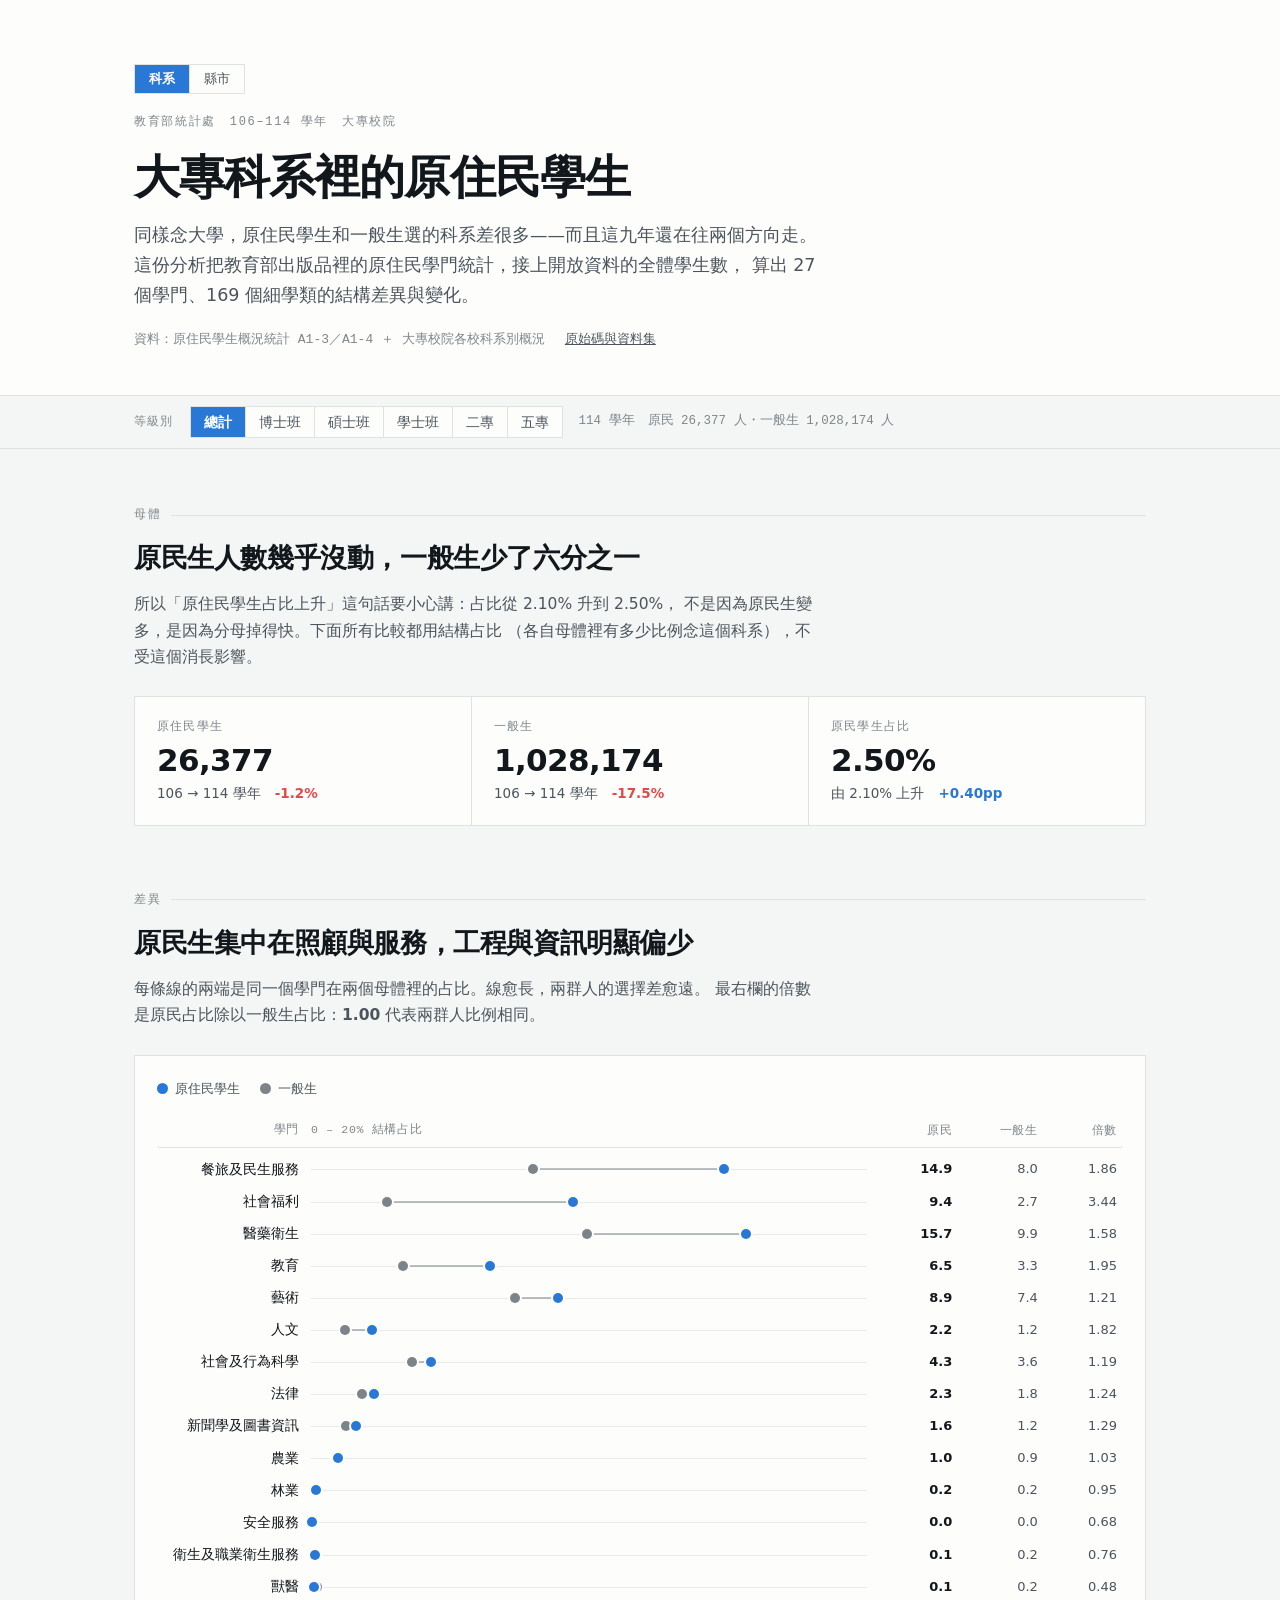
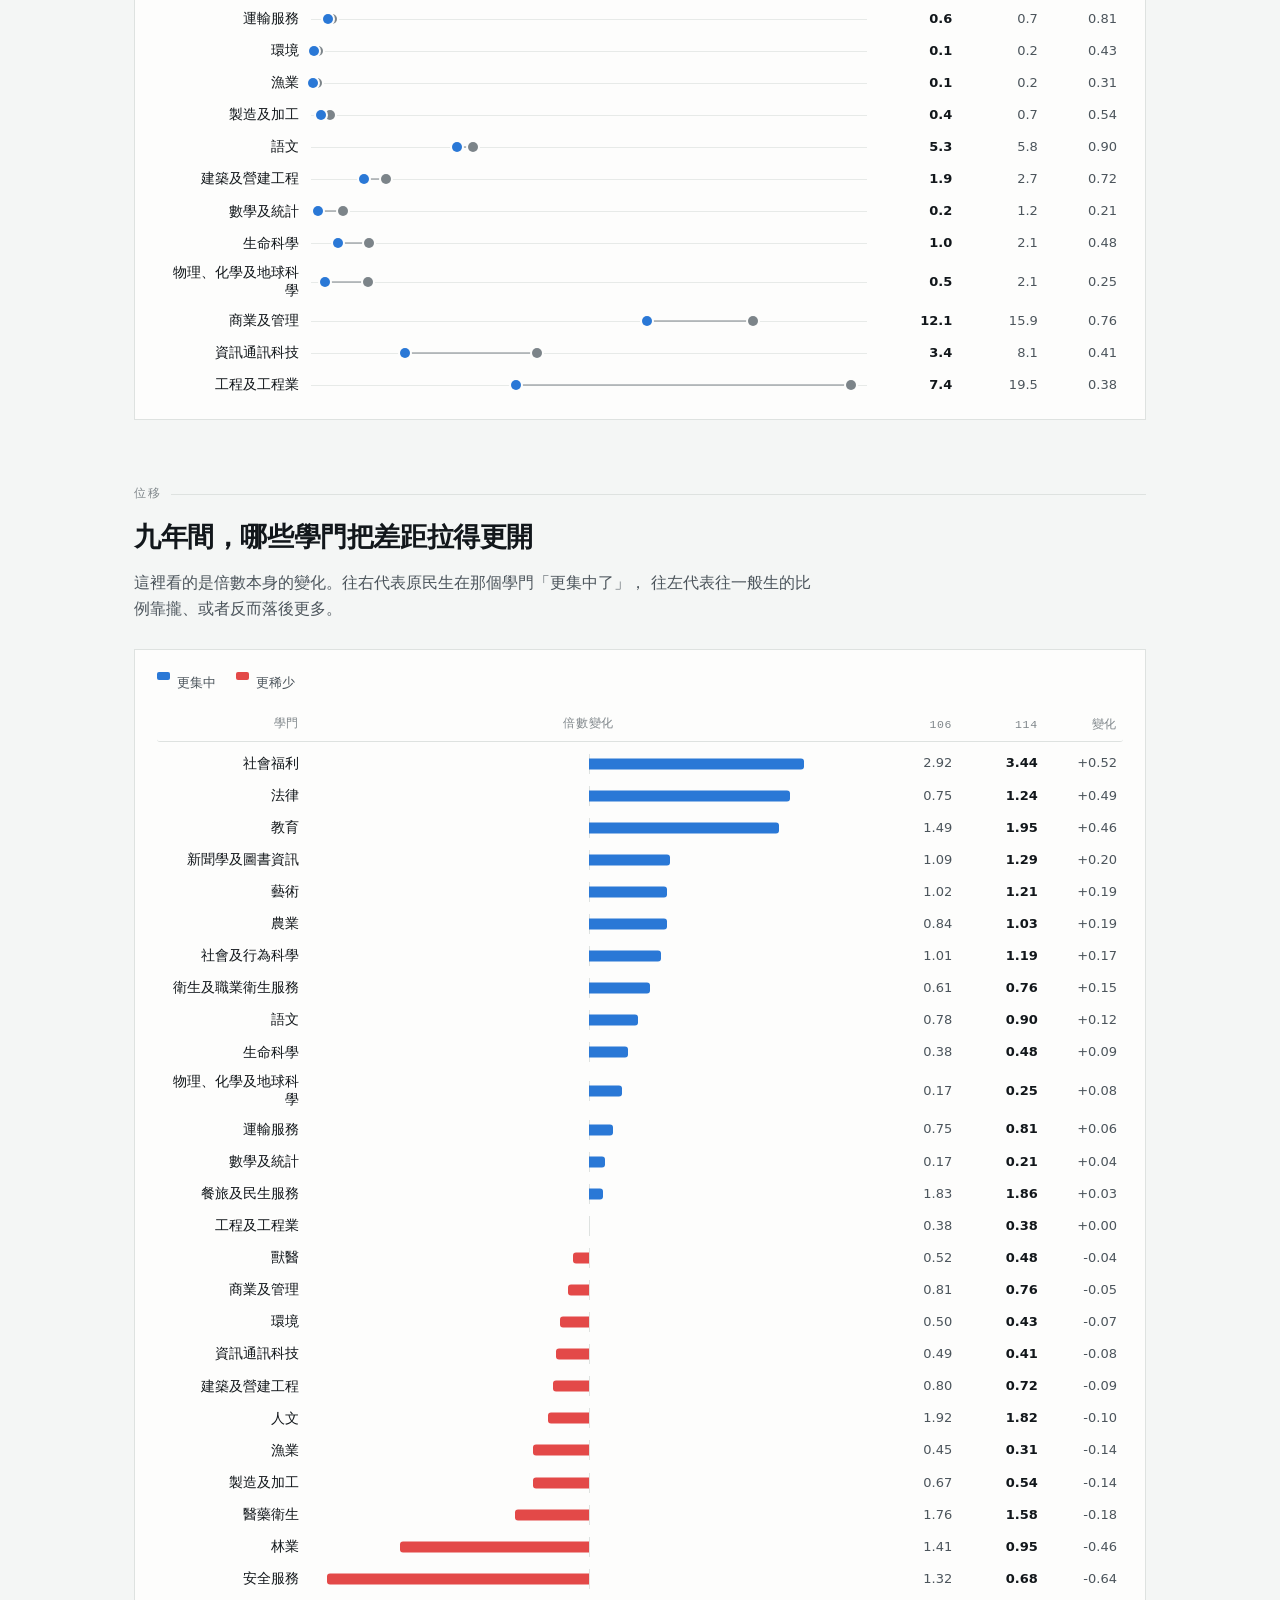
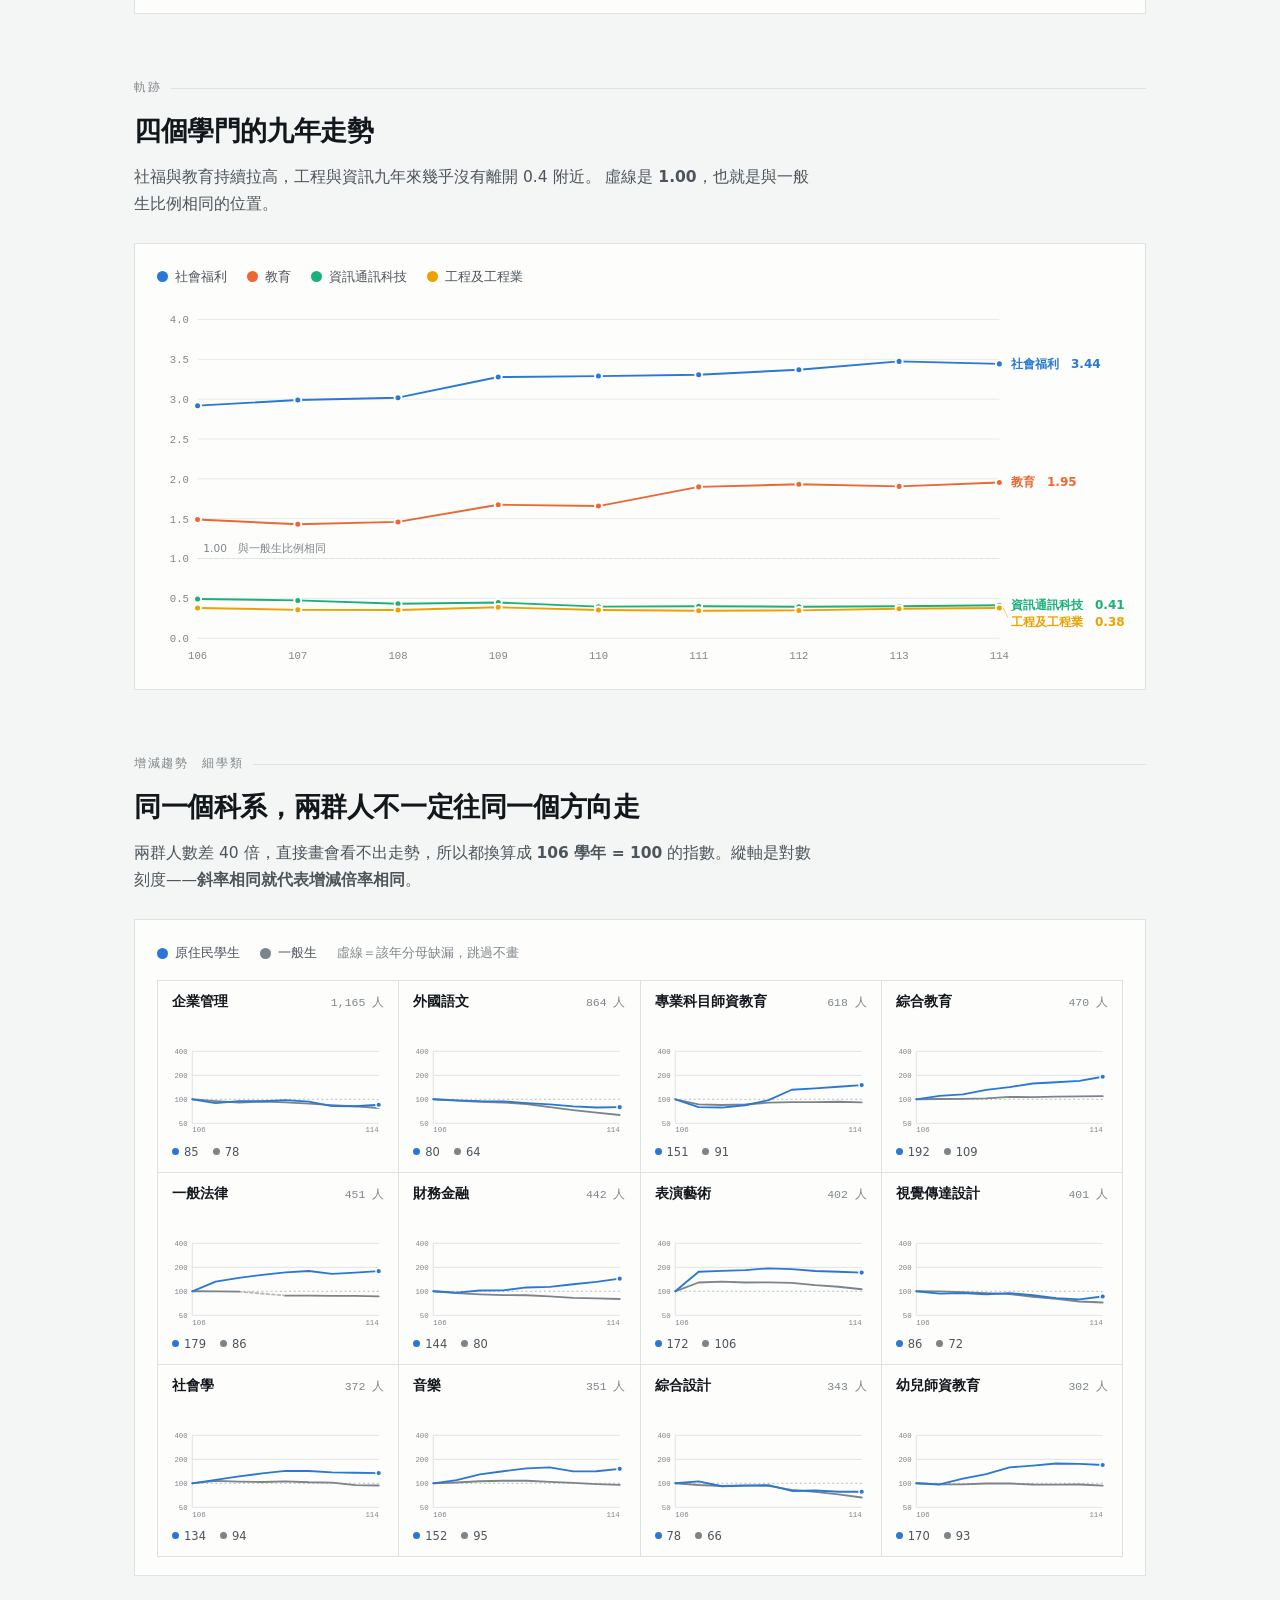
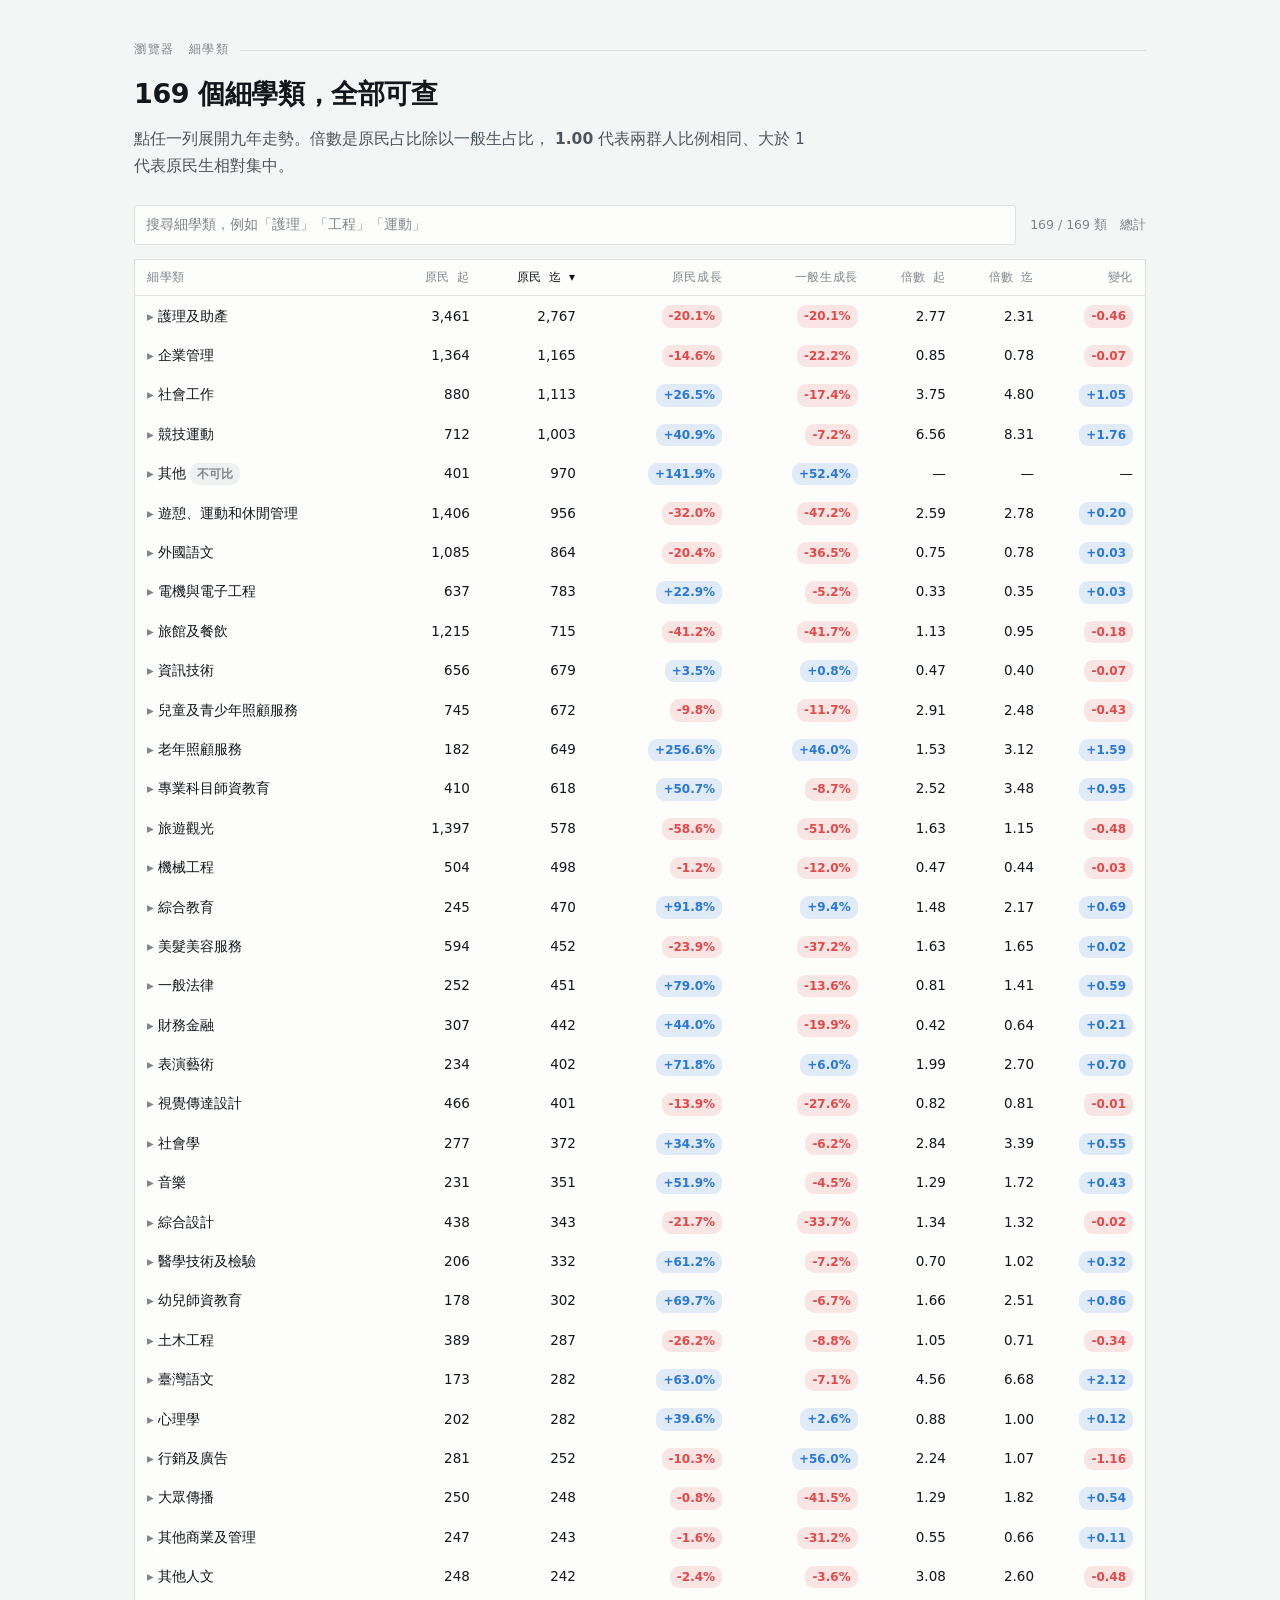
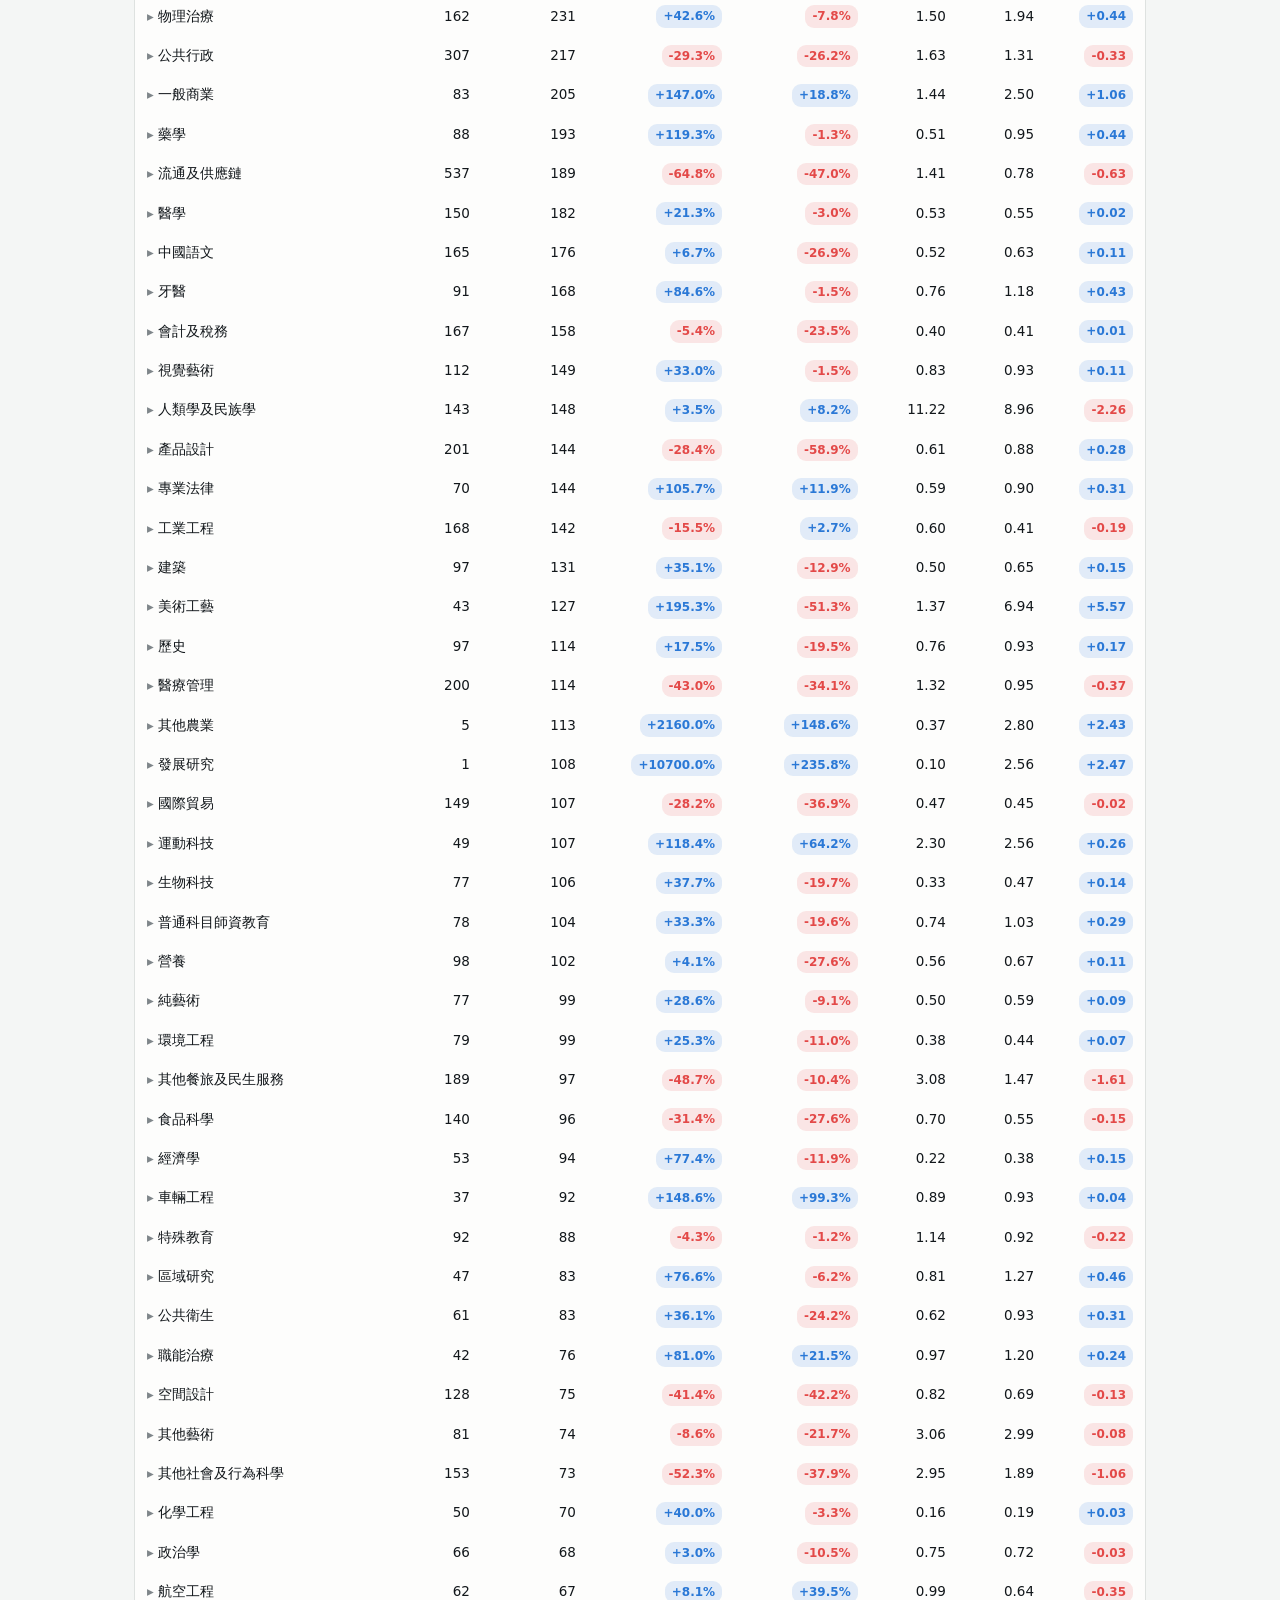
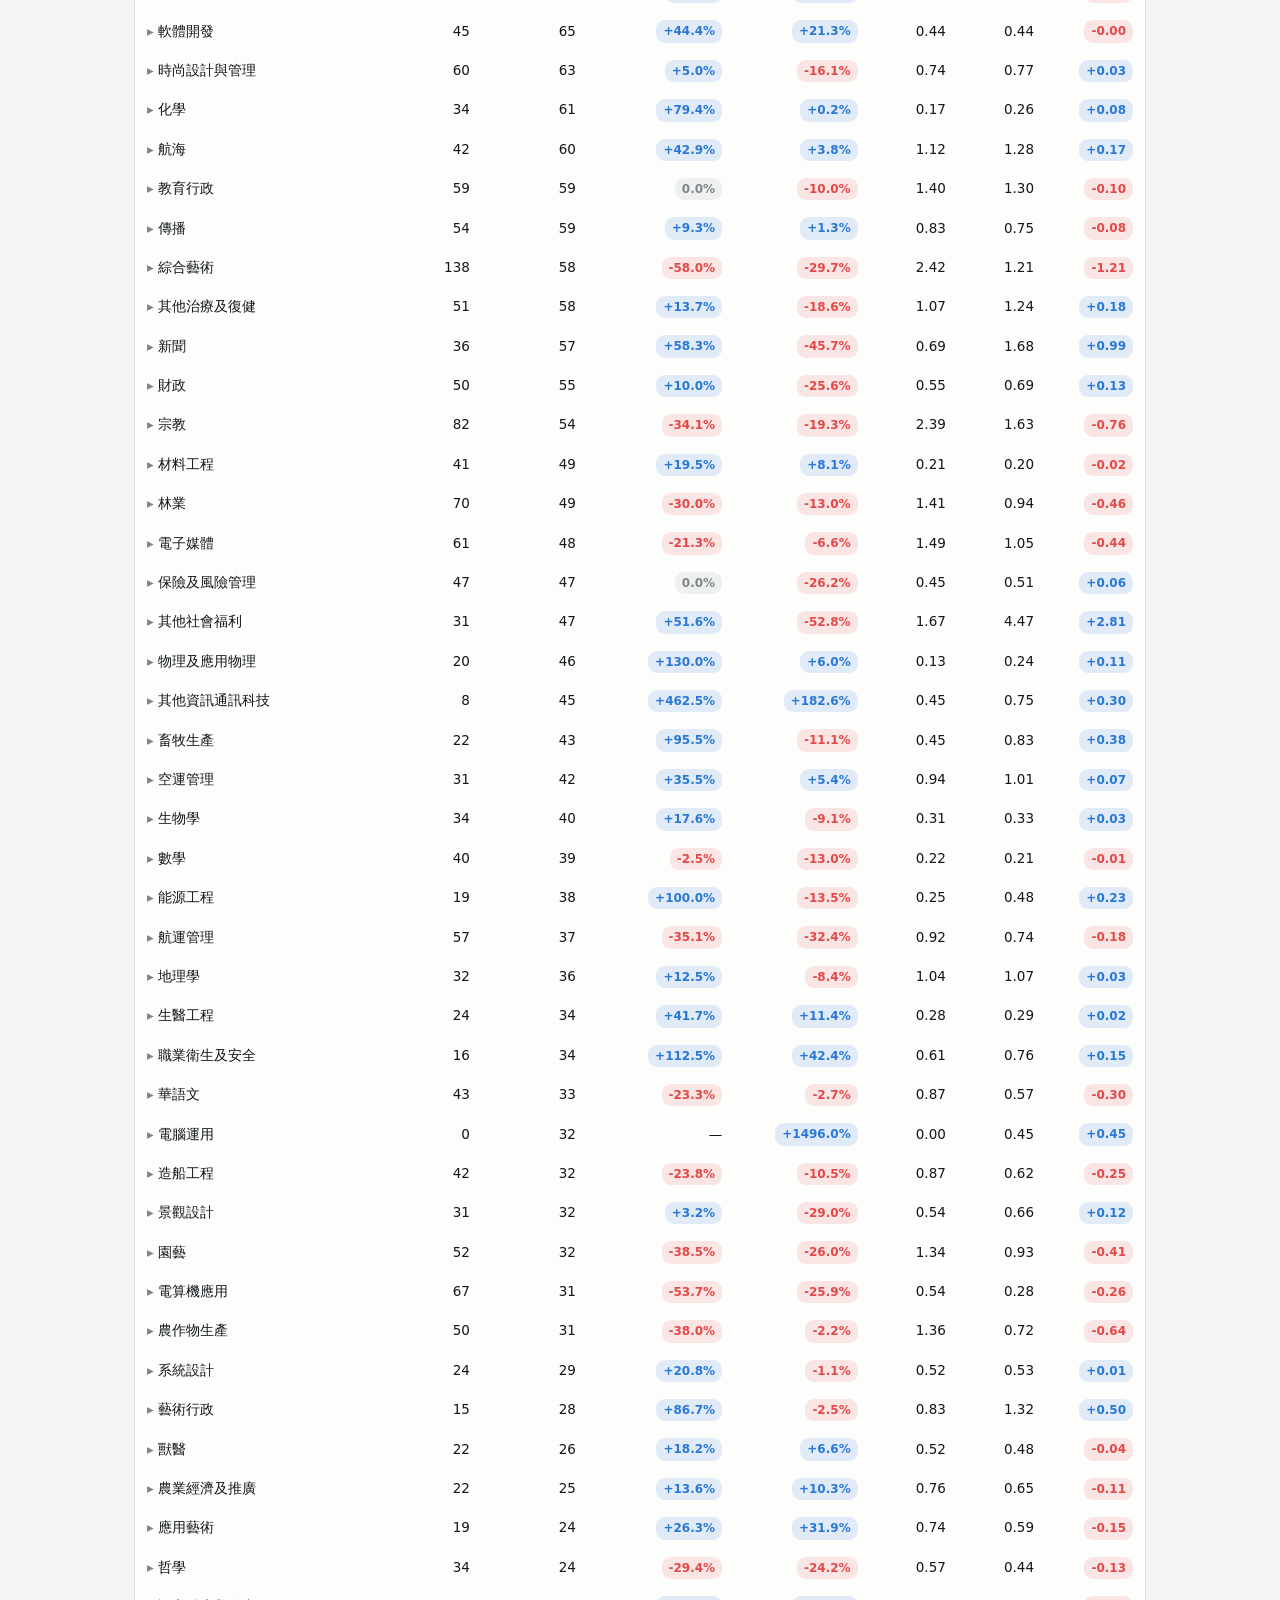
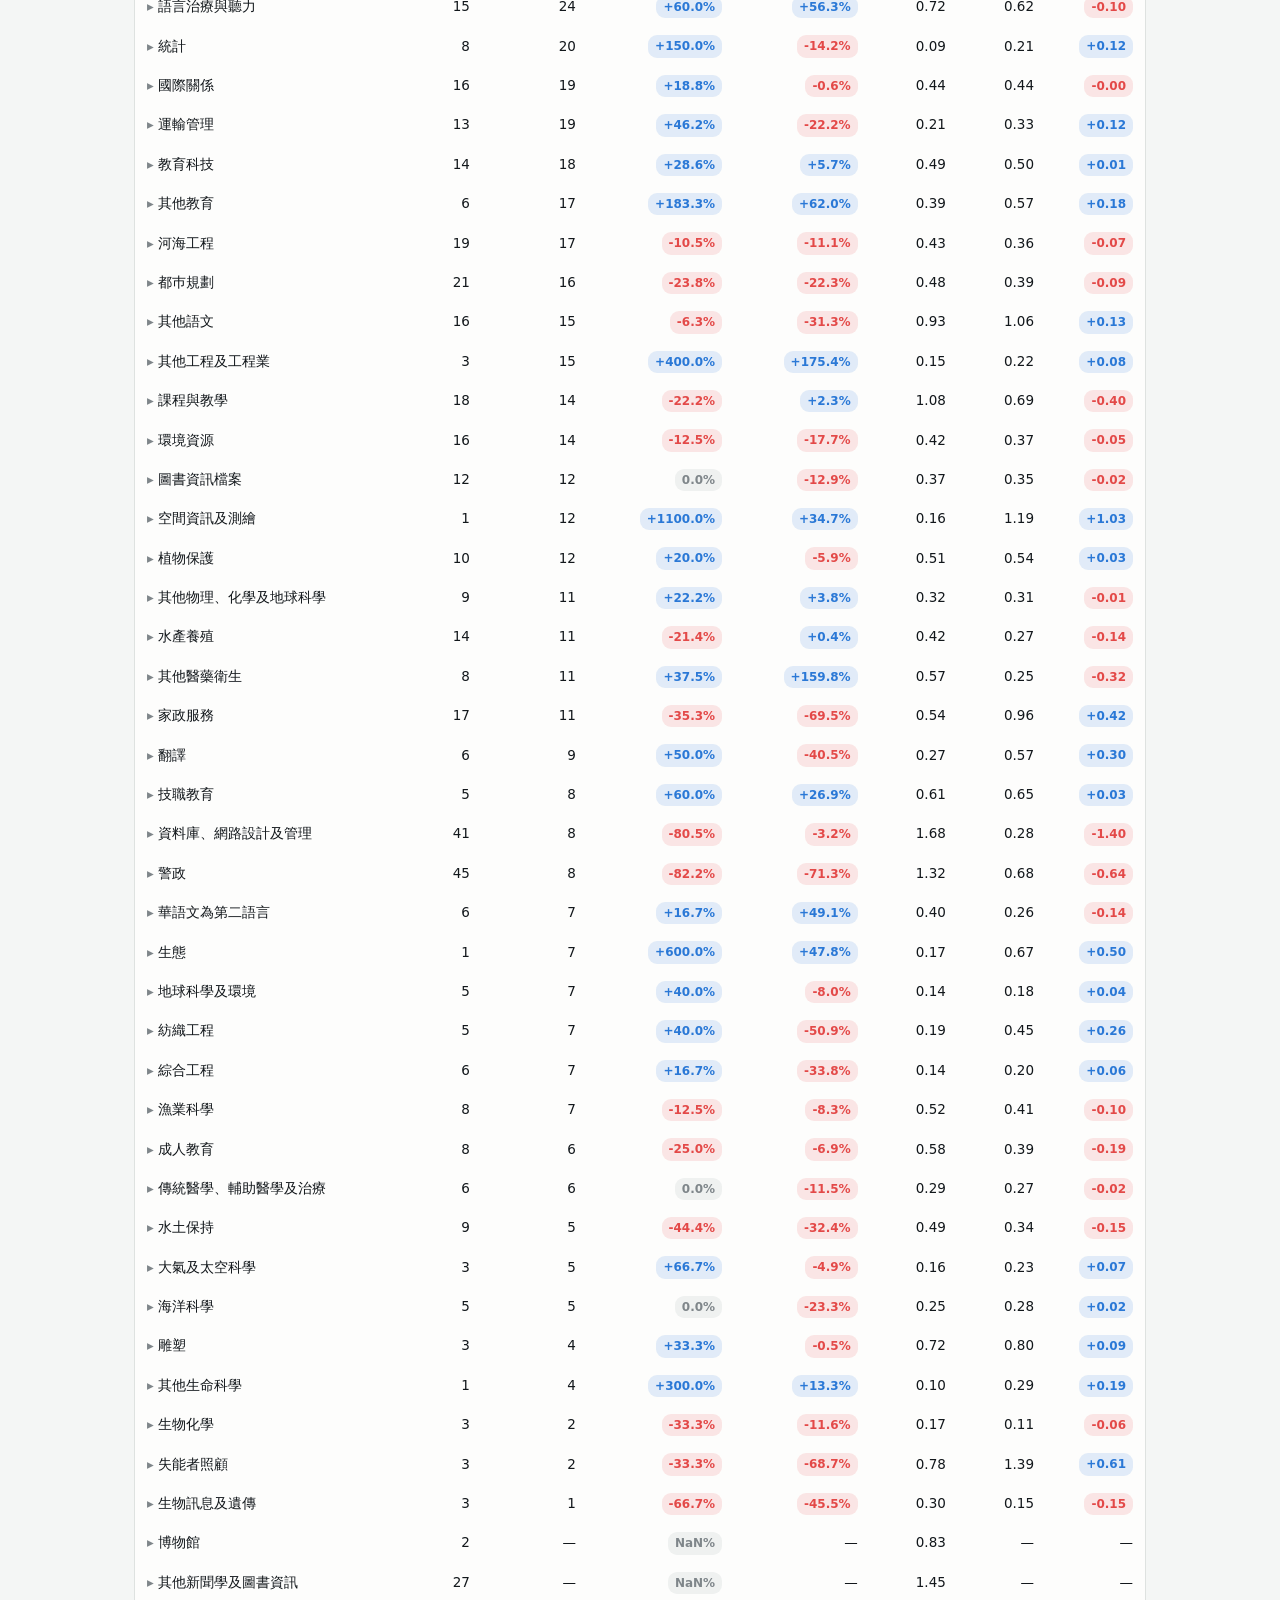
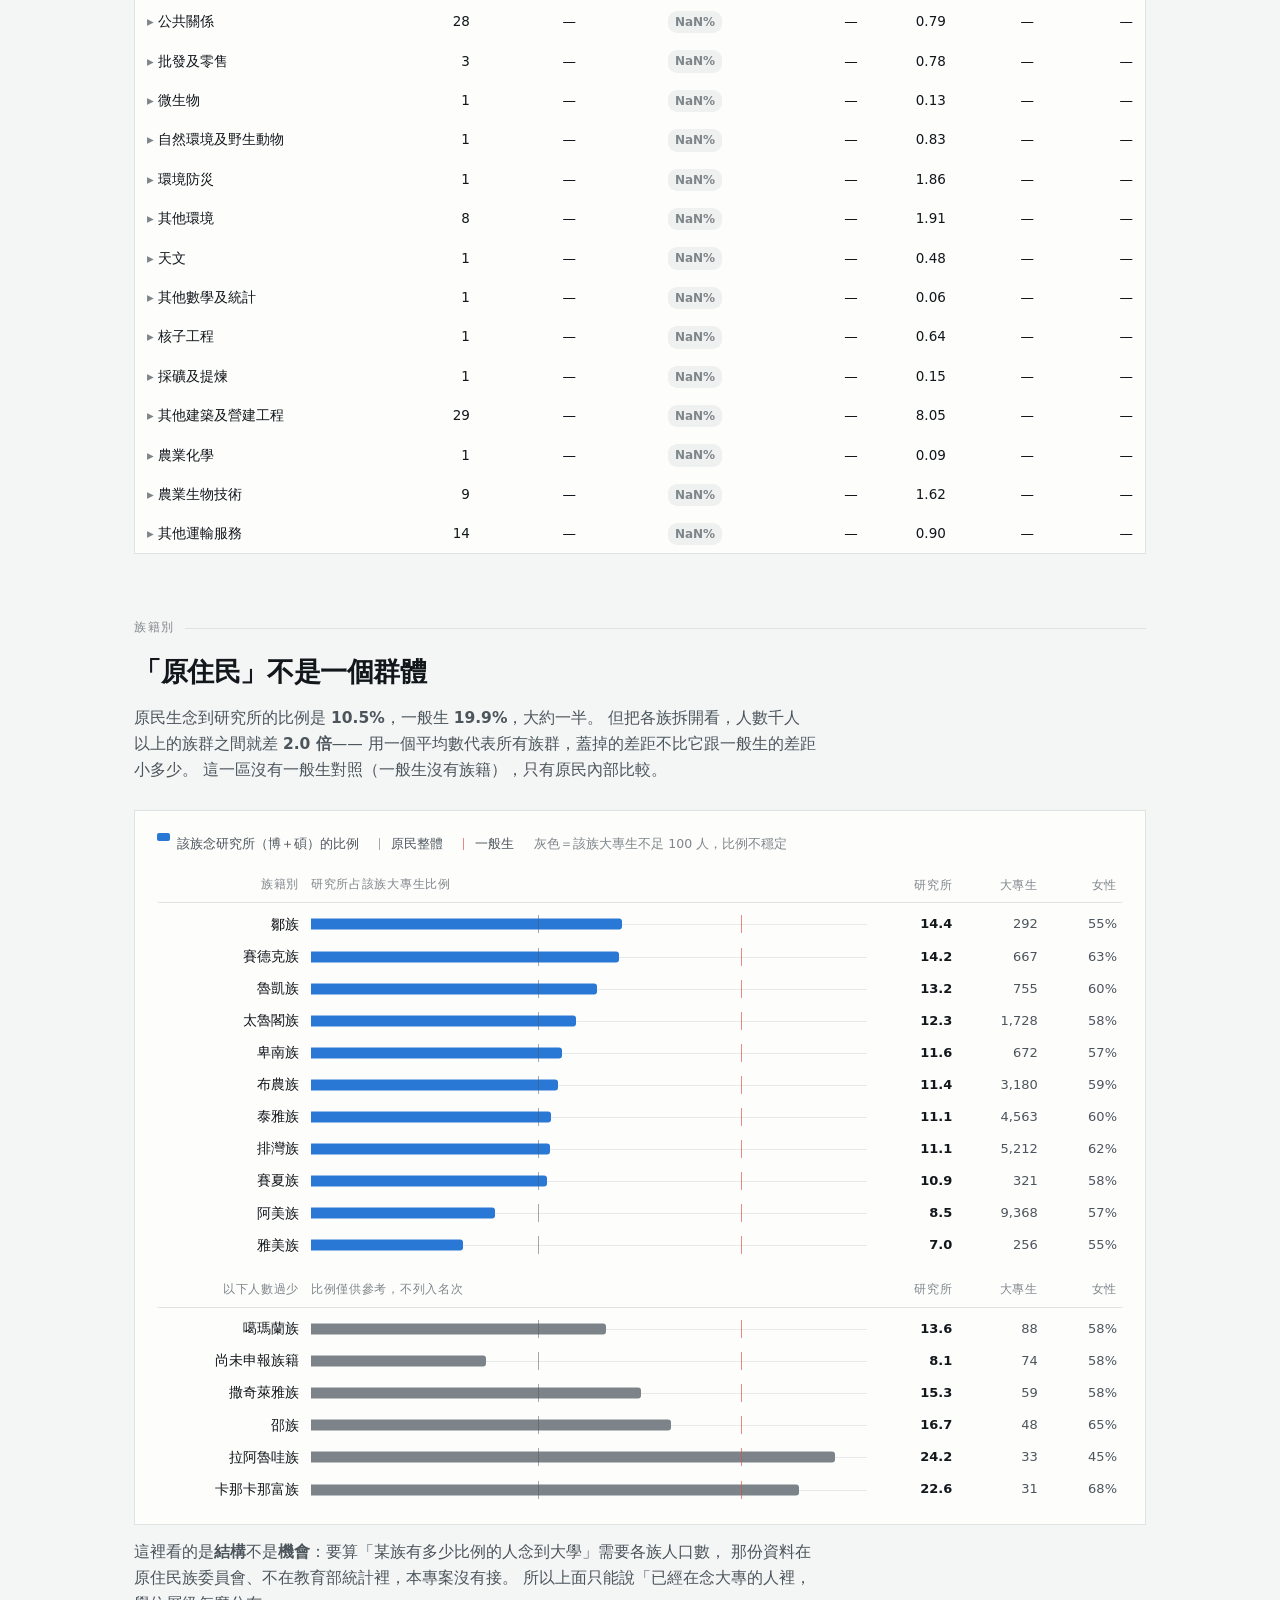
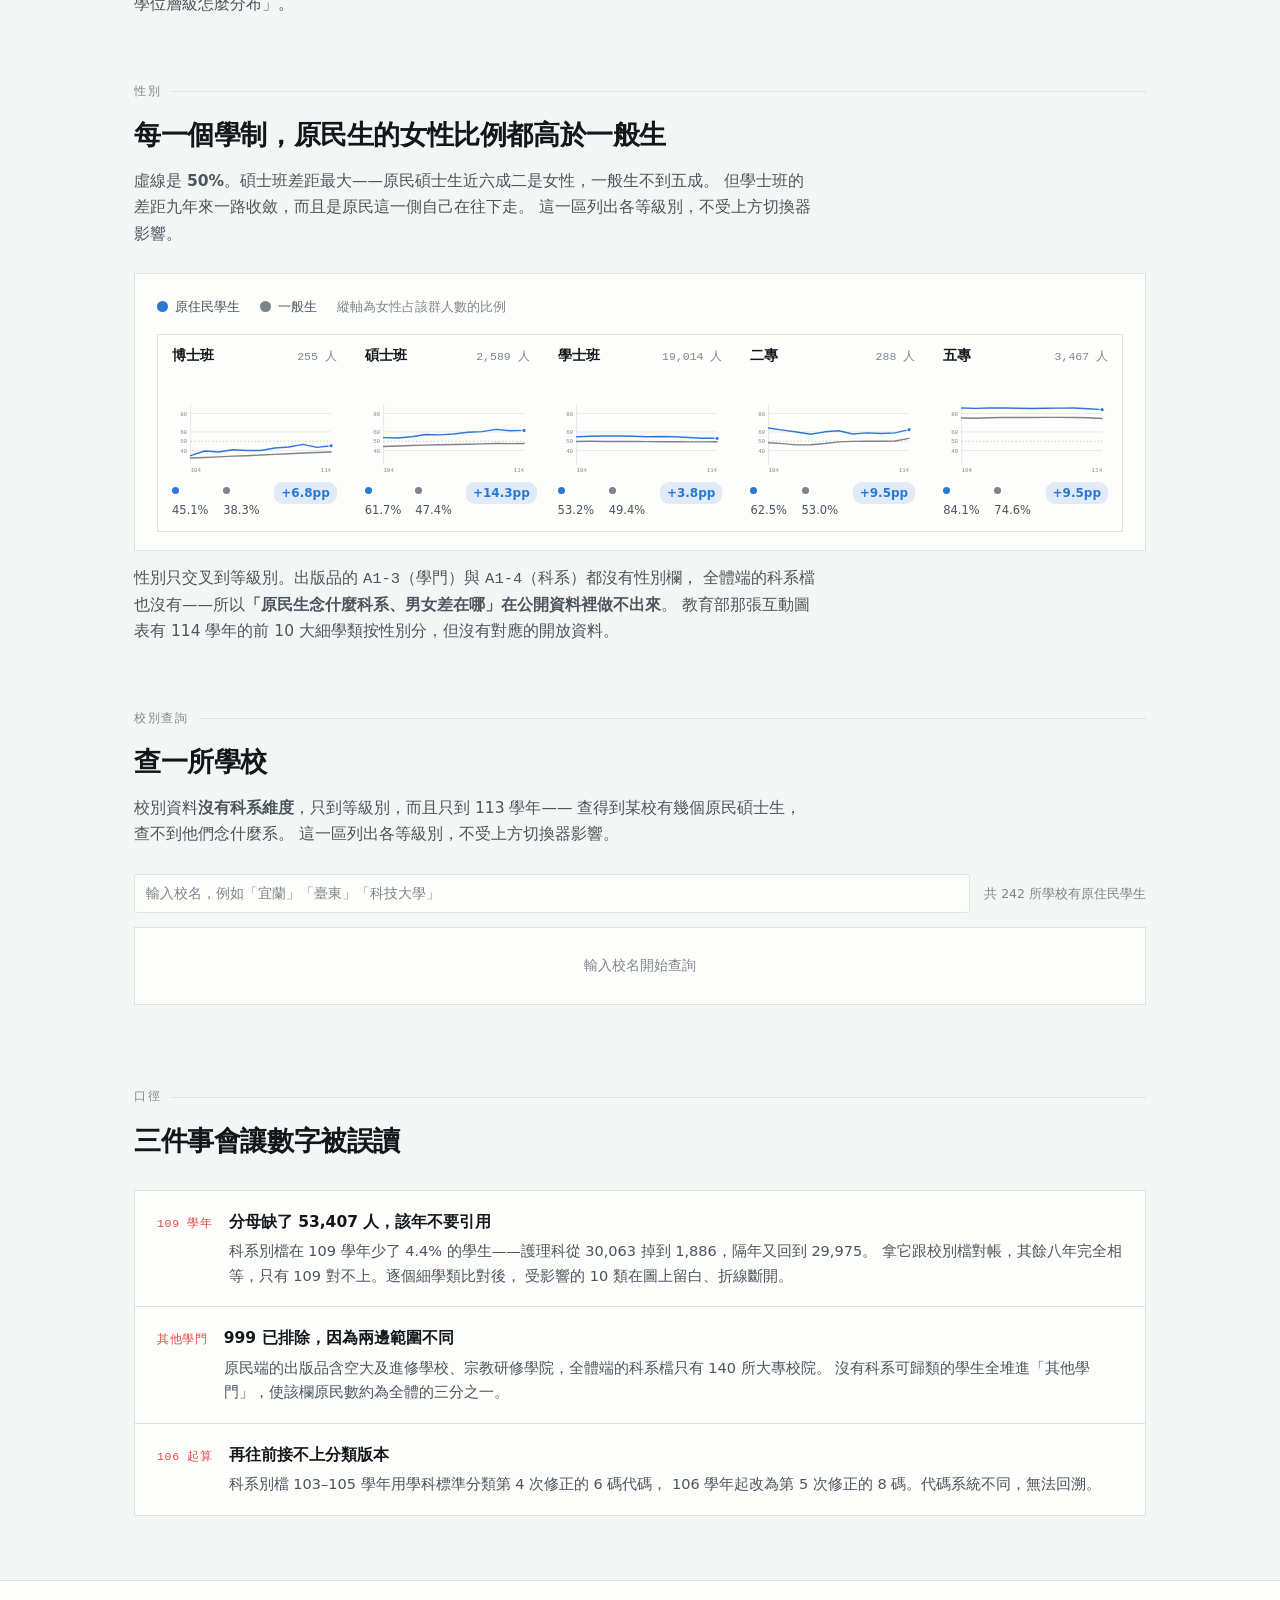
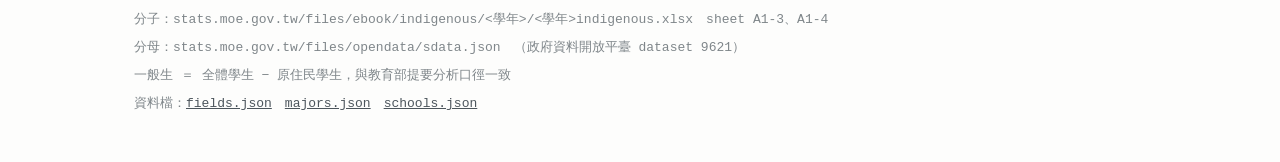
<file: docs/index.html>
<!doctype html>
<html lang="zh-Hant">
<head>
<meta charset="utf-8">
<meta name="viewport" content="width=device-width, initial-scale=1">
<title>大專科系裡的原住民學生</title>
<meta name="description" content="原住民學生與一般生在大專科系的結構差異與 106–114 學年增減趨勢。資料來源：教育部統計處。">
<link rel="icon" href="data:image/svg+xml,<svg xmlns='http://www.w3.org/2000/svg' viewBox='0 0 16 16'><text y='14' font-size='14'>%F0%9F%93%8A</text></svg>">
<link rel="stylesheet" href="style.css">
</head>
<body>

<header>
  <div class="head">
    <nav class="pagenav" aria-label="頁面">
      <span aria-current="page">科系</span>
      <a href="geography.html">縣市</a>
    </nav>
    <div class="eyebrow">教育部統計處　106–114 學年　大專校院</div>
    <h1>大專科系裡的原住民學生</h1>
    <p class="deck">
      同樣念大學，原住民學生和一般生選的科系差很多——而且這九年還在往兩個方向走。
      這份分析把教育部出版品裡的原住民學門統計，接上開放資料的全體學生數，
      算出 27 個學門、169 個細學類的結構差異與變化。
    </p>
    <div class="byline">
      <span>資料：原住民學生概況統計 A1-3／A1-4 ＋ 大專校院各校科系別概況</span>
      <span><a href="https://github.com/ss1111119/moe-indigenous-stats">原始碼與資料集</a></span>
    </div>
  </div>
</header>

<div class="filter">
  <div class="inner">
    <span class="lbl">等級別</span>
    <div class="seg" id="levelseg" role="group" aria-label="選擇等級別，套用到本頁所有圖表"></div>
    <span class="cnt" id="levelcnt"></span>
  </div>
</div>

<div class="wrap">

  <section id="overview">
    <div class="sec-head">
      <div class="eyebrow">母體</div>
      <h2>原民生人數幾乎沒動，一般生少了六分之一</h2>
      <p class="note">
        所以「原住民學生占比上升」這句話要小心講：占比從 2.10% 升到 2.50%，
        不是因為原民生變多，是因為分母掉得快。下面所有比較都用結構占比
        （各自母體裡有多少比例念這個科系），不受這個消長影響。
      </p>
    </div>
    <div class="kpis" id="kpis"></div>
  </section>

  <section id="gap">
    <div class="sec-head">
      <div class="eyebrow">差異</div>
      <h2 id="gapTitle">原民生集中在照顧與服務，工程與資訊明顯偏少</h2>
      <p class="note">
        每條線的兩端是同一個學門在兩個母體裡的占比。線愈長，兩群人的選擇差愈遠。
        最右欄的倍數是原民占比除以一般生占比：<b>1.00</b> 代表兩群人比例相同。
      </p>
    </div>
    <div class="card">
      <div class="legend">
        <span><i class="swatch" style="background:var(--ind)"></i>原住民學生</span>
        <span><i class="swatch" style="background:var(--gen)"></i>一般生</span>
      </div>
      <div class="rows" id="dumbbell"></div>
    </div>
  </section>

  <section id="shift">
    <div class="sec-head">
      <div class="eyebrow">位移</div>
      <h2 id="shiftTitle">九年間，哪些學門把差距拉得更開</h2>
      <p class="note">
        這裡看的是倍數本身的變化。往右代表原民生在那個學門「更集中了」，
        往左代表往一般生的比例靠攏、或者反而落後更多。
      </p>
    </div>
    <div class="card">
      <div class="legend">
        <span><i class="swatch bar" style="background:var(--pos)"></i>更集中</span>
        <span><i class="swatch bar" style="background:var(--neg)"></i>更稀少</span>
      </div>
      <div class="rows" id="diverging"></div>
    </div>
  </section>

  <section id="trend">
    <div class="sec-head">
      <div class="eyebrow">軌跡</div>
      <h2>四個學門的九年走勢</h2>
      <p class="note">
        社福與教育持續拉高，工程與資訊九年來幾乎沒有離開 0.4 附近。
        虛線是 <b>1.00</b>，也就是與一般生比例相同的位置。
      </p>
    </div>
    <div class="card">
      <div class="legend" id="tlegend"></div>
      <div class="chart" id="lines"></div>
    </div>
  </section>

  <section id="trendgrid">
    <div class="sec-head">
      <div class="eyebrow">增減趨勢　細學類</div>
      <h2>同一個科系，兩群人不一定往同一個方向走</h2>
      <p class="note">
        兩群人數差 40 倍，直接畫會看不出走勢，所以都換算成
        <b>106 學年 = 100</b> 的指數。縱軸是對數刻度——<b>斜率相同就代表增減倍率相同</b>。
      </p>
    </div>
    <div class="card">
      <div class="legend">
        <span><i class="swatch" style="background:var(--ind)"></i>原住民學生</span>
        <span><i class="swatch" style="background:var(--gen)"></i>一般生</span>
        <span class="dashnote">虛線＝該年分母缺漏，跳過不畫</span>
      </div>
      <div class="grid" id="panels"></div>
    </div>
  </section>

  <section id="browser">
    <div class="sec-head">
      <div class="eyebrow">瀏覽器　細學類</div>
      <h2>169 個細學類，全部可查</h2>
      <p class="note">
        點任一列展開九年走勢。倍數是原民占比除以一般生占比，
        <b>1.00</b> 代表兩群人比例相同、大於 1 代表原民生相對集中。
      </p>
    </div>
    <div class="bar">
      <input type="search" id="q" placeholder="搜尋細學類，例如「護理」「工程」「運動」"
             aria-label="搜尋細學類">
      <span class="hint" id="qcnt"></span>
    </div>
    <div class="tw">
      <table id="btable">
        <thead><tr>
          <th class="s" data-k="n">細學類</th>
          <th class="s" data-k="a">原民 起</th>
          <th class="s" data-k="b">原民 迄</th>
          <th class="s" data-k="ig">原民成長</th>
          <th class="s" data-k="gg">一般生成長</th>
          <th class="s" data-k="ra">倍數 起</th>
          <th class="s" data-k="rb">倍數 迄</th>
          <th class="s" data-k="rd">變化</th>
        </tr></thead>
        <tbody></tbody>
      </table>
    </div>
  </section>

  <section id="ethnic">
    <div class="sec-head">
      <div class="eyebrow">族籍別</div>
      <h2>「原住民」不是一個群體</h2>
      <p class="note">
        原民生念到研究所的比例是 <b id="eInd">—</b>，一般生 <b id="eGen">—</b>，大約一半。
        但把各族拆開看，人數千人以上的族群之間就差 <b id="eSpread">—</b>——
        用一個平均數代表所有族群，蓋掉的差距不比它跟一般生的差距小多少。
        這一區沒有一般生對照（一般生沒有族籍），只有原民內部比較。
      </p>
    </div>
    <div class="card">
      <div class="legend">
        <span><i class="swatch bar" style="background:var(--ind)"></i>該族念研究所（博＋碩）的比例</span>
        <span><i style="display:inline-block;width:1px;height:12px;background:var(--ink-2);opacity:.5"></i>&nbsp;原民整體</span>
        <span><i style="display:inline-block;width:1px;height:12px;background:var(--neg);opacity:.65"></i>&nbsp;一般生</span>
        <span class="dashnote">灰色＝該族大專生不足 100 人，比例不穩定</span>
      </div>
      <div class="rows" id="ethnicRows"></div>
    </div>
    <p class="note" style="margin-top:14px">
      這裡看的是<b>結構</b>不是<b>機會</b>：要算「某族有多少比例的人念到大學」需要各族人口數，
      那份資料在原住民族委員會、不在教育部統計裡，本專案沒有接。
      所以上面只能說「已經在念大專的人裡，學位層級怎麼分布」。
    </p>
  </section>

  <section id="gender">
    <div class="sec-head">
      <div class="eyebrow">性別</div>
      <h2>每一個學制，原民生的女性比例都高於一般生</h2>
      <p class="note">
        虛線是 <b>50%</b>。碩士班差距最大——原民碩士生近六成二是女性，一般生不到五成。
        但學士班的差距九年來一路收斂，而且是原民這一側自己在往下走。
        這一區列出各等級別，不受上方切換器影響。
      </p>
    </div>
    <div class="card">
      <div class="legend">
        <span><i class="swatch" style="background:var(--ind)"></i>原住民學生</span>
        <span><i class="swatch" style="background:var(--gen)"></i>一般生</span>
        <span class="dashnote">縱軸為女性占該群人數的比例</span>
      </div>
      <div class="grid" id="gpanels"></div>
    </div>
    <p class="note" style="margin-top:14px">
      性別只交叉到等級別。出版品的 <code>A1-3</code>（學門）與 <code>A1-4</code>（科系）都沒有性別欄，
      全體端的科系檔也沒有——所以<b>「原民生念什麼科系、男女差在哪」在公開資料裡做不出來</b>。
      教育部那張互動圖表有 114 學年的前 10 大細學類按性別分，但沒有對應的開放資料。
    </p>
  </section>

  <section id="schools">
    <div class="sec-head">
      <div class="eyebrow">校別查詢</div>
      <h2>查一所學校</h2>
      <p class="note">
        校別資料<b>沒有科系維度</b>，只到等級別，而且只到 113 學年——
        查得到某校有幾個原民碩士生，查不到他們念什麼系。
        這一區列出各等級別，不受上方切換器影響。
      </p>
    </div>
    <div class="bar">
      <input type="text" id="sq" placeholder="輸入校名，例如「宜蘭」「臺東」「科技大學」"
             aria-label="搜尋學校" autocomplete="off">
      <span class="hint" id="scnt"></span>
    </div>
    <div class="slist" id="slist" role="listbox" aria-label="學校搜尋結果"></div>
    <div id="sdetail" style="margin-top:18px"></div>
  </section>

  <section id="caveats">
    <div class="sec-head">
      <div class="eyebrow">口徑</div>
      <h2>三件事會讓數字被誤讀</h2>
    </div>
    <div class="caveats">
      <div class="cv">
        <div class="tag">109 學年</div>
        <h3>分母缺了 53,407 人，該年不要引用</h3>
        <p>
          科系別檔在 109 學年少了 4.4% 的學生——護理科從 30,063 掉到 1,886，隔年又回到 29,975。
          拿它跟校別檔對帳，其餘八年完全相等，只有 109 對不上。逐個細學類比對後，
          受影響的 10 類在圖上留白、折線斷開。
        </p>
      </div>
      <div class="cv">
        <div class="tag">其他學門</div>
        <h3>999 已排除，因為兩邊範圍不同</h3>
        <p>
          原民端的出版品含空大及進修學校、宗教研修學院，全體端的科系檔只有 140 所大專校院。
          沒有科系可歸類的學生全堆進「其他學門」，使該欄原民數約為全體的三分之一。
        </p>
      </div>
      <div class="cv">
        <div class="tag">106 起算</div>
        <h3>再往前接不上分類版本</h3>
        <p>
          科系別檔 103–105 學年用學科標準分類第 4 次修正的 6 碼代碼，
          106 學年起改為第 5 次修正的 8 碼。代碼系統不同，無法回溯。
        </p>
      </div>
    </div>
  </section>
</div>

<footer>
  <div class="foot">
    <span>分子：stats.moe.gov.tw/files/ebook/indigenous/&lt;學年&gt;/&lt;學年&gt;indigenous.xlsx　sheet A1-3、A1-4</span>
    <span>分母：stats.moe.gov.tw/files/opendata/sdata.json　（政府資料開放平臺 dataset 9621）</span>
    <span>一般生 ＝ 全體學生 − 原住民學生，與教育部提要分析口徑一致</span>
    <span>資料檔：<a href="data/fields.json">fields.json</a>　<a href="data/majors.json">majors.json</a>　<a href="data/schools.json">schools.json</a></span>
  </div>
</footer>

<div id="tip" role="status" aria-live="polite"></div>

<script>
(async function(){
"use strict";

const $ = s => document.querySelector(s);
const tip = $("#tip");
const pct = v => v.toFixed(2) + "%";
const sgn = v => (v > 0 ? "+" : "") + v.toFixed(1) + "%";
const cls = v => (v > 0 ? "p" : v < 0 ? "n" : "z");
const fmt = v => v == null ? "—" : v.toLocaleString();

function showTip(html, ev){
  tip.innerHTML = html; tip.classList.add("on");
  const r = tip.getBoundingClientRect();
  let x = ev.clientX + 14, y = ev.clientY + 14;
  if (x + r.width > innerWidth - 8) x = ev.clientX - r.width - 14;
  if (y + r.height > innerHeight - 8) y = ev.clientY - r.height - 14;
  tip.style.left = x + "px"; tip.style.top = y + "px";
}
const hideTip = () => tip.classList.remove("on");
function hoverable(el, html){
  el.addEventListener("pointermove", e => showTip(html, e));
  el.addEventListener("pointerleave", hideTip);
}

const [N, F, M, S, G, E] = await Promise.all(
  ["narrative", "fields", "majors", "schools", "gender", "ethnicity"]
    .map(n => fetch(`data/${n}.json`).then(r => r.json())));

const YEARS = F.years, Y0 = 0, Y1 = YEARS.length - 1;
let LEVEL = "總計";

/* ============ 共用計算 ============
   占比一律用「可比類別、且兩邊當年都有值」的加總當分母，
   任何一個等級別、任何一年都套同一套公式。 */
function slice(set, lv){
  return set.items.filter(it => it.d[lv]).map(it => ({
    c: it.c, n: it.n, cmp: it.cmp, ind: it.d[lv][0], gen: it.d[lv][1]
  }));
}
function totalsAt(rows, yi){
  let ti = 0, tg = 0;
  for (const r of rows)
    if (r.cmp && r.gen[yi] != null){ ti += r.ind[yi]; tg += r.gen[yi]; }
  return [ti, tg];
}
function ratioAt(r, yi, t){
  if (!r.cmp || r.gen[yi] == null || !t[0] || !t[1]) return null;
  const si = r.ind[yi] / t[0], sg = r.gen[yi] / t[1];
  return sg > 0 ? { si, sg, ratio: si / sg } : null;
}

/* ============ 等級別切換器 ============ */
(function levelBar(){
  const seg = $("#levelseg");
  seg.innerHTML = F.levels.map(l =>
    `<button type="button" data-l="${l}" aria-pressed="${l === LEVEL}">${l}</button>`).join("");
  seg.addEventListener("click", e => {
    const b = e.target.closest("button"); if (!b) return;
    LEVEL = b.dataset.l;
    seg.querySelectorAll("button").forEach(x =>
      x.setAttribute("aria-pressed", String(x.dataset.l === LEVEL)));
    renderAll();
  });
})();

function renderAll(){
  const rows = slice(F, LEVEL);
  const t0 = totalsAt(rows, Y0), t1 = totalsAt(rows, Y1);
  $("#levelcnt").textContent =
    `${YEARS[Y1]} 學年　原民 ${t1[0].toLocaleString()} 人・一般生 ${t1[1].toLocaleString()} 人`;
  const suffix = LEVEL === "總計" ? "" : `（${LEVEL}）`;
  $("#gapTitle").textContent =
    (LEVEL === "總計" ? "原民生集中在照顧與服務，工程與資訊明顯偏少" : "兩群人的學門結構差異") + suffix;
  $("#shiftTitle").textContent = "九年間，哪些學門把差距拉得更開" + suffix;
  dumbbell(rows, t1);
  diverging(rows, t0, t1);
  lines(rows);
  panels();
  browser();
}

/* ============ KPI ============ */
(function kpis(){
  const t = N.totals, i = t.years.length - 1;
  const rows = [
    ["原住民學生", t.ind[i].toLocaleString(),
     `${t.years[0]} → ${t.years[i]} 學年　<b class="${t.indGrowth > 0 ? "up" : "down"}">${sgn(t.indGrowth * 100)}</b>`],
    ["一般生", t.gen[i].toLocaleString(),
     `${t.years[0]} → ${t.years[i]} 學年　<b class="down">${sgn(t.genGrowth * 100)}</b>`],
    ["原民學生占比", pct(t.share[i] * 100),
     `由 ${pct(t.share[0] * 100)} 上升　<b class="up">+${((t.share[i] - t.share[0]) * 100).toFixed(2)}pp</b>`],
  ];
  $("#kpis").innerHTML = rows.map(([k, v, d]) =>
    `<div class="kpi"><div class="k">${k}</div><div class="v">${v}</div><div class="d">${d}</div></div>`).join("");
})();

/* ============ 差異：啞鈴圖 ============ */
function dumbbell(rows, t){
  const host = $("#dumbbell");
  const data = rows.map(r => ({ r, v: ratioAt(r, Y1, t) }))
    .filter(x => x.v && (x.r.ind[Y1] || x.r.gen[Y1]))
    .map(x => ({ name: x.r.n, n: x.r.ind[Y1], ind: x.v.si * 100, gen: x.v.sg * 100,
                 gap: (x.v.si - x.v.sg) * 100, ratio: x.v.ratio }))
    .sort((a, b) => b.gap - a.gap);
  if (!data.length){ host.innerHTML = `<div class="empty">這個等級別沒有資料</div>`; return; }

  const max = Math.max(5, Math.ceil(Math.max(...data.flatMap(d => [d.ind, d.gen])) / 5) * 5);
  host.innerHTML =
    `<div class="row hdr"><div class="lab">學門</div><div class="lab" style="text-align:left">0 – ${max}% 結構占比</div>
     <div class="num">原民</div><div class="num">一般生</div><div class="num col-ratio">倍數</div></div>`;
  data.forEach(d => {
    const a = d.ind / max * 100, b = d.gen / max * 100;
    const lo = Math.min(a, b), hi = Math.max(a, b);
    const el = document.createElement("div");
    el.className = "row";
    el.innerHTML =
      `<div class="lab">${d.name}</div>
       <div class="track"><div class="base"></div>
         <div class="conn" style="left:${lo}%;width:${hi - lo}%"></div>
         <div class="dot g" style="left:${b}%"></div>
         <div class="dot i" style="left:${a}%"></div></div>
       <div class="num hi">${d.ind.toFixed(1)}</div>
       <div class="num">${d.gen.toFixed(1)}</div>
       <div class="num col-ratio">${d.ratio.toFixed(2)}</div>`;
    hoverable(el,
      `<b>${d.name}學門・${LEVEL}</b>
       <div class="r"><span>原住民學生</span><span>${d.n.toLocaleString()} 人・${pct(d.ind)}</span></div>
       <div class="r"><span>一般生</span><span>${pct(d.gen)}</span></div>
       <div class="r"><span>差距</span><span>${d.gap > 0 ? "+" : ""}${d.gap.toFixed(2)} pp・${d.ratio.toFixed(2)} 倍</span></div>`);
    host.appendChild(el);
  });
}

/* ============ 位移：發散長條 ============ */
function diverging(rows, t0, t1){
  const host = $("#diverging");
  const data = rows.map(r => {
    const a = ratioAt(r, Y0, t0), b = ratioAt(r, Y1, t1);
    if (!a || !b || (!r.ind[Y0] && !r.ind[Y1])) return null;
    const ig = r.ind[Y0] ? r.ind[Y1] / r.ind[Y0] - 1 : null;
    const gg = r.gen[Y0] ? r.gen[Y1] / r.gen[Y0] - 1 : null;
    return { name: r.n, a: a.ratio, b: b.ratio, d: b.ratio - a.ratio, ig, gg };
  }).filter(Boolean).sort((x, y) => y.d - x.d);
  if (!data.length){ host.innerHTML = `<div class="empty">這個等級別沒有可比的資料</div>`; return; }

  const max = Math.max(...data.map(d => Math.abs(d.d))) * 1.06 || 1, mid = 50;
  host.innerHTML =
    `<div class="row hdr"><div class="lab">學門</div><div class="lab" style="text-align:center">倍數變化</div>
     <div class="num">${YEARS[Y0]}</div><div class="num">${YEARS[Y1]}</div>
     <div class="num col-ratio">變化</div></div>`;
  data.forEach(d => {
    const w = Math.abs(d.d) / max * 50;
    const el = document.createElement("div");
    el.className = "row";
    el.innerHTML =
      `<div class="lab">${d.name}</div>
       <div class="dv"><div class="zero" style="left:${mid}%"></div>
         <div class="b ${d.d >= 0 ? "p" : "n"}" style="left:${d.d >= 0 ? mid : mid - w}%;width:${w}%"></div></div>
       <div class="num">${d.a.toFixed(2)}</div>
       <div class="num hi">${d.b.toFixed(2)}</div>
       <div class="num col-ratio">${d.d > 0 ? "+" : ""}${d.d.toFixed(2)}</div>`;
    hoverable(el,
      `<b>${d.name}學門・${LEVEL}</b>
       <div class="r"><span>倍數</span><span>${d.a.toFixed(2)} → ${d.b.toFixed(2)}</span></div>
       <div class="r"><span>原民生人數</span><span>${d.ig == null ? "—" : sgn(d.ig * 100)}</span></div>
       <div class="r"><span>一般生人數</span><span>${d.gg == null ? "—" : sgn(d.gg * 100)}</span></div>`);
    host.appendChild(el);
  });
}

/* ============ 軌跡：折線 ============ */
function lines(rows){
  const host = $("#lines");
  const tots = YEARS.map((_, i) => totalsAt(rows, i));
  const picked = N.trendFields
    .map(n => rows.find(r => r.n === n))
    .filter(Boolean)
    .map(r => ({ n: r.n, v: YEARS.map((_, i) => { const x = ratioAt(r, i, tots[i]); return x ? x.ratio : null; }) }))
    .filter(s => s.v.some(v => v != null));

  if (!picked.length){
    host.innerHTML = `<div class="empty">這個等級別沒有這四個學門的資料</div>`;
    $("#tlegend").innerHTML = ""; return;
  }
  const colors = ["var(--s1)", "var(--s2)", "var(--s3)", "var(--s4)"];
  const W = 1000, H = 380, ml = 42, mr = 128, mt = 16, mb = 34;
  const peak = Math.max(1.2, ...picked.flatMap(s => s.v.filter(v => v != null)));
  const yMax = Math.ceil(peak * 1.08 * 2) / 2;
  const X = i => ml + i * (W - ml - mr) / (YEARS.length - 1);
  const Y = v => mt + (1 - v / yMax) * (H - mt - mb);
  const step = yMax > 4 ? 1 : 0.5;

  $("#tlegend").innerHTML = picked.map((s, i) =>
    `<span><i class="swatch" style="background:${colors[i]}"></i>${s.n}</span>`).join("");

  let g = `<svg viewBox="0 0 ${W} ${H}" role="img" aria-label="四個學門的原民／一般生比例倍數，${YEARS[0]} 至 ${YEARS[Y1]} 學年">`;
  for (let v = 0; v <= yMax + 1e-9; v += step){
    g += `<line class="gl" x1="${ml}" y1="${Y(v)}" x2="${W - mr}" y2="${Y(v)}"/>`
       + `<text class="axl" x="${ml - 9}" y="${Y(v) + 4}" text-anchor="end">${v.toFixed(1)}</text>`;
  }
  g += `<line class="refl" x1="${ml}" y1="${Y(1)}" x2="${W - mr}" y2="${Y(1)}"/>`
     + `<text class="refx" x="${ml + 6}" y="${Y(1) - 7}">1.00　與一般生比例相同</text>`;
  YEARS.forEach((y, i) => { g += `<text class="axl" x="${X(i)}" y="${H - 12}" text-anchor="middle">${y}</text>`; });

  picked.forEach((s, si) => {
    const pts = s.v.map((p, i) => p == null ? null : [X(i), Y(p)]).filter(Boolean);
    g += `<path class="ser" stroke="${colors[si]}" d="${pts.map((p, k) => `${k ? "L" : "M"}${p[0]} ${p[1]}`).join(" ")}"/>`;
    pts.forEach(p => { g += `<circle cx="${p[0]}" cy="${p[1]}" r="3.6" fill="${colors[si]}" stroke="var(--surface)" stroke-width="2"/>`; });
  });

  // 端點標籤去重疊：往下推開到最小間距，移動過的補一條引導線
  const GAP = 17, xEnd = X(Y1);
  const labs = picked.map((s, si) => {
    const last = [...s.v].reverse().find(v => v != null);
    return { n: s.n, si, v: last, y0: Y(last), y: Y(last) };
  }).sort((a, b) => a.y0 - b.y0);
  for (let i = 1; i < labs.length; i++)
    if (labs[i].y - labs[i - 1].y < GAP) labs[i].y = labs[i - 1].y + GAP;
  labs.forEach(l => {
    if (Math.abs(l.y - l.y0) > 1)
      g += `<path class="lead" stroke="${colors[l.si]}" d="M${xEnd + 4} ${l.y0} L${xEnd + 9} ${l.y - 4}"/>`;
    g += `<text class="endlab" fill="${colors[l.si]}" x="${xEnd + 12}" y="${l.y + 4}">${l.n}　${l.v.toFixed(2)}</text>`;
  });

  g += `<line class="cross" id="cx" y1="${mt}" y2="${H - mb}"/>`;
  YEARS.forEach((y, i) => { g += `<line class="hitline" x1="${X(i)}" y1="${mt}" x2="${X(i)}" y2="${H - mb}" data-i="${i}"/>`; });
  host.innerHTML = g + `</svg>`;

  const cx = host.querySelector("#cx");
  host.querySelectorAll(".hitline").forEach(l => {
    l.addEventListener("pointermove", e => {
      const i = +l.dataset.i;
      cx.setAttribute("x1", X(i)); cx.setAttribute("x2", X(i)); cx.classList.add("on");
      showTip(`<b>${YEARS[i]} 學年・${LEVEL}</b>` + picked.map(s =>
        `<div class="r"><span>${s.n}</span><span>${s.v[i] == null ? "—" : s.v[i].toFixed(2) + " 倍"}</span></div>`).join(""), e);
    });
    l.addEventListener("pointerleave", () => { cx.classList.remove("on"); hideTip(); });
  });
}

/* ============ 小倍數：指數走勢 ============ */
function panels(){
  const host = $("#panels");
  const rows = slice(M, LEVEL)
    .filter(r => r.cmp && r.ind[Y0] > 0 && r.gen[Y0])
    .sort((a, b) => b.ind[Y1] - a.ind[Y1]).slice(0, 12);
  if (!rows.length){ host.innerHTML = `<div class="empty">這個等級別沒有足夠的資料</div>`; return; }

  const W = 230, H = 100, ml = 22, mr = 6, mt = 9, mb = 13;
  const LO = 50, HI = 400, lg = v => Math.log(v) / Math.LN2;
  const X = i => ml + i * (W - ml - mr) / (YEARS.length - 1);
  const Y = v => mt + (1 - (lg(v) - lg(LO)) / (lg(HI) - lg(LO))) * (H - mt - mb);
  const clamp = v => Math.min(HI, Math.max(LO, v));

  const segs = v => {
    const out = []; let cur = [];
    v.forEach((p, i) => { if (p == null){ if (cur.length) out.push(cur); cur = []; } else cur.push(i); });
    if (cur.length) out.push(cur);
    return out;
  };
  const dpath = (v, idx) => idx.map((i, k) => `${k ? "L" : "M"}${X(i)} ${Y(clamp(v[i]))}`).join(" ");

  host.innerHTML = rows.map(r => {
    const ind = r.ind.map(v => v / r.ind[Y0] * 100);
    const gen = r.gen.map(v => v == null ? null : v / r.gen[Y0] * 100);
    let g = "";
    for (const v of [50, 200, 400]) g += `<line class="bl" x1="${ml}" y1="${Y(v)}" x2="${W - mr}" y2="${Y(v)}"/>`;
    g += `<line class="b100" x1="${ml}" y1="${Y(100)}" x2="${W - mr}" y2="${Y(100)}"/>`;
    for (const v of [400, 200, 100, 50]) g += `<text class="ptick" x="${ml - 5}" y="${Y(v) + 3}" text-anchor="end">${v}</text>`;
    g += `<line class="bl" x1="${ml}" y1="${mt}" x2="${ml}" y2="${H - mb}"/>`;

    const ss = segs(gen);
    ss.forEach(s => { g += `<path class="ser" stroke="var(--gen)" d="${dpath(gen, s)}"/>`; });
    for (let k = 1; k < ss.length; k++){
      const a = ss[k - 1][ss[k - 1].length - 1], b = ss[k][0];
      g += `<path class="ser brk" stroke="var(--gen)" d="M${X(a)} ${Y(clamp(gen[a]))} L${X(b)} ${Y(clamp(gen[b]))}"/>`;
    }
    g += `<path class="ser" stroke="var(--ind)" d="${dpath(ind, ind.map((_, i) => i))}"/>`
       + `<circle cx="${X(Y1)}" cy="${Y(clamp(ind[Y1]))}" r="3" fill="var(--ind)" stroke="var(--surface)" stroke-width="1.5"/>`
       + `<text class="yr" x="${ml}" y="${H - 3}">${YEARS[0]}</text>`
       + `<text class="yr" x="${W - mr}" y="${H - 3}" text-anchor="end">${YEARS[Y1]}</text>`;

    const gl = [...gen].reverse().find(v => v != null);
    return `<div class="pan">
      <div class="t"><b>${r.n}</b><span>${r.ind[Y1].toLocaleString()} 人</span></div>
      <svg viewBox="0 0 ${W} ${H}" role="img"
        aria-label="${r.n}：原民生指數 ${ind[Y1].toFixed(0)}、一般生指數 ${gl == null ? "無" : gl.toFixed(0)}，基期 ${YEARS[0]} 學年＝100">${g}</svg>
      <div class="f"><span><i style="background:var(--ind)"></i>${ind[Y1].toFixed(0)}</span>
        <span><i style="background:var(--gen)"></i>${gl == null ? "—" : gl.toFixed(0)}</span></div>
    </div>`;
  }).join("");

  rows.forEach((r, k) => {
    const ind = r.ind.map(v => v / r.ind[Y0] * 100);
    const gen = r.gen.map(v => v == null ? null : v / r.gen[Y0] * 100);
    hoverable(host.children[k],
      `<b>${r.n}・${LEVEL}</b><div class="r"><span>基期</span><span>${YEARS[0]} 學年 = 100</span></div>` +
      YEARS.map((y, i) => `<div class="r"><span>${y}</span><span>原民 ${ind[i].toFixed(0)}　一般 ${gen[i] == null ? "—" : gen[i].toFixed(0)}</span></div>`).join(""));
  });
}

/* ============ 細學類瀏覽器 ============ */
let sortKey = "b", sortAsc = false;
function browser(){
  const rows = slice(M, LEVEL);
  const t0 = totalsAt(rows, Y0), t1 = totalsAt(rows, Y1);
  const q = $("#q").value.trim();
  const data = rows.map(r => {
    const a = ratioAt(r, Y0, t0), b = ratioAt(r, Y1, t1);
    return {
      n: r.n, cmp: r.cmp, ind: r.ind, gen: r.gen,
      a: r.ind[Y0], b: r.ind[Y1],
      ig: r.ind[Y0] ? (r.ind[Y1] / r.ind[Y0] - 1) * 100 : null,
      gg: r.gen[Y0] && r.gen[Y1] != null ? (r.gen[Y1] / r.gen[Y0] - 1) * 100 : null,
      ra: a ? a.ratio : null, rb: b ? b.ratio : null,
      rd: a && b ? b.ratio - a.ratio : null,
    };
  }).filter(d => (d.a || d.b) && (!q || d.n.includes(q)));

  data.sort((x, y) => {
    const [p, r] = [x[sortKey], y[sortKey]];
    if (p == null) return 1;
    if (r == null) return -1;
    const c = typeof p === "string" ? p.localeCompare(r, "zh-Hant") : p - r;
    return sortAsc ? c : -c;
  });

  $("#qcnt").textContent = `${data.length} / ${rows.length} 類　${LEVEL}`;
  document.querySelectorAll("#btable th.s").forEach(th => {
    if (th.dataset.k === sortKey) th.setAttribute("aria-sort", sortAsc ? "ascending" : "descending");
    else th.removeAttribute("aria-sort");
  });

  const tb = $("#btable tbody");
  if (!data.length){
    tb.innerHTML = `<tr><td colspan="8"><div class="empty">找不到符合的細學類</div></td></tr>`;
    return;
  }
  const num = (v, s) => v == null ? `<td class="n">—</td>`
    : `<td class="n">${s ? `<span class="pill ${cls(v)}">${sgn(v)}</span>` : v.toFixed(2)}</td>`;
  tb.innerHTML = data.map((d, i) => `<tr class="exp" data-i="${i}" aria-expanded="false" tabindex="0">
      <td>${d.n}${d.cmp ? "" : ' <span class="pill z">不可比</span>'}</td>
      <td class="n">${fmt(d.a)}</td><td class="n">${fmt(d.b)}</td>
      ${num(d.ig, 1)}${num(d.gg, 1)}${num(d.ra)}${num(d.rb)}
      ${d.rd == null ? `<td class="n">—</td>` : `<td class="n"><span class="pill ${cls(d.rd)}">${d.rd > 0 ? "+" : ""}${d.rd.toFixed(2)}</span></td>`}
    </tr><tr class="det" hidden><td colspan="8"><div class="inner"></div></td></tr>`).join("");

  const toggle = tr => {
    const det = tr.nextElementSibling, open = tr.getAttribute("aria-expanded") === "true";
    tr.setAttribute("aria-expanded", String(!open));
    det.hidden = open;
    if (!open && !det.dataset.done){
      det.querySelector(".inner").innerHTML = sparkline(data[+tr.dataset.i]);
      det.dataset.done = "1";
    }
  };
  tb.querySelectorAll("tr.exp").forEach(tr => {
    tr.addEventListener("click", () => toggle(tr));
    tr.addEventListener("keydown", e => {
      if (e.key === "Enter" || e.key === " "){ e.preventDefault(); toggle(tr); }
    });
  });
}

function sparkline(d){
  const W = 620, H = 130, ml = 40, mr = 12, mt = 12, mb = 22;
  const vals = [...d.ind, ...d.gen.filter(v => v != null)];
  const hi = Math.max(...vals) * 1.1 || 1;
  const X = i => ml + i * (W - ml - mr) / (YEARS.length - 1);
  const Y = v => mt + (1 - v / hi) * (H - mt - mb);
  let g = `<svg viewBox="0 0 ${W} ${H}" style="width:100%;height:auto;max-width:${W}px"
      role="img" aria-label="${d.n} 逐年人數">`;
  for (const f of [0, .5, 1]){
    const v = hi * f;
    g += `<line class="gl" x1="${ml}" y1="${Y(v)}" x2="${W - mr}" y2="${Y(v)}"/>`
       + `<text class="axl" x="${ml - 7}" y="${Y(v) + 4}" text-anchor="end">${Math.round(v).toLocaleString()}</text>`;
  }
  YEARS.forEach((y, i) => { g += `<text class="axl" x="${X(i)}" y="${H - 6}" text-anchor="middle">${y}</text>`; });
  const line = (arr, color) => {
    const pts = arr.map((v, i) => v == null ? null : `${X(i)} ${Y(v)}`).filter(Boolean);
    return `<path class="ser" stroke="${color}" d="M${pts.join(" L")}"/>`;
  };
  g += line(d.gen, "var(--gen)") + line(d.ind, "var(--ind)");
  d.ind.forEach((v, i) => { g += `<circle cx="${X(i)}" cy="${Y(v)}" r="3" fill="var(--ind)" stroke="var(--surface)" stroke-width="1.5"/>`; });
  g += `</svg><div class="hint" style="margin-top:6px">
    <span style="color:var(--ind)">●</span> 原住民 ${fmt(d.b)} 人
    <span style="color:var(--gen)">●</span> 一般生 ${fmt(d.gen[Y1])} 人　（${LEVEL}，人數非指數）</div>`;
  return g;
}

$("#q").addEventListener("input", browser);
document.querySelectorAll("#btable th.s").forEach(th => {
  th.addEventListener("click", () => {
    const k = th.dataset.k;
    if (k === sortKey) sortAsc = !sortAsc; else { sortKey = k; sortAsc = k === "n"; }
    browser();
  });
});

/* ============ 族籍別：各族的學位結構 ============ */
(function ethnic(){
  const host = $("#ethnicRows"), ei = E.years.length - 1;
  const sum = (o, lv) => o.d[lv] ? o.d[lv][0][ei] + o.d[lv][1][ei] : 0;

  const data = E.items.map(o => {
    const tot = sum(o, "總計");
    return {
      n: o.n, tot,
      grad: tot ? (sum(o, "博士班") + sum(o, "碩士班")) / tot * 100 : 0,
      f: tot ? o.d["總計"][1][ei] / tot * 100 : 0,
      small: tot < 100,
    };
  }).filter(d => d.tot > 0);

  const allTot = data.reduce((s, d) => s + d.tot, 0);
  const allGrad = data.reduce((s, d) => s + d.grad / 100 * d.tot, 0) / allTot * 100;
  $("#eInd").textContent = allGrad.toFixed(1) + "%";
  $("#eGen").textContent = E.ref.genGrad.toFixed(1) + "%";

  // 人數不足 100 的族群，比例是幾個人在跳動——照比例排會讓雜訊占滿前幾名，
  // 所以另外分一區、按人數排，不參與名次。
  const big = data.filter(d => !d.small).sort((a, b) => b.grad - a.grad);
  const small = data.filter(d => d.small).sort((a, b) => b.tot - a.tot);
  $("#eSpread").textContent =
    (big[0].grad / big[big.length - 1].grad).toFixed(1) + " 倍";

  // 刻度含小樣本族群，寧可長條短一點也不要截斷——截斷的長條會讀成「爆表」
  const max = Math.max(E.ref.genGrad, ...data.map(d => d.grad)) * 1.06;
  const at = v => (v / max * 100).toFixed(2);
  host.innerHTML =
    `<div class="row hdr"><div class="lab">族籍別</div>
       <div class="lab" style="text-align:left">研究所占該族大專生比例</div>
       <div class="num">研究所</div><div class="num">大專生</div><div class="num col-ratio">女性</div></div>`;
  [...big, null, ...small].forEach(d => {
    if (d === null){
      host.insertAdjacentHTML("beforeend",
        `<div class="row hdr" style="margin-top:14px"><div class="lab">以下人數過少</div>
         <div class="lab" style="text-align:left">比例僅供參考，不列入名次</div>
         <div class="num">研究所</div><div class="num">大專生</div><div class="num col-ratio">女性</div></div>`);
      return;
    }
    const el = document.createElement("div");
    el.className = "row";
    el.innerHTML =
      `<div class="lab">${d.n}</div>
       <div class="track">
         <div class="base"></div>
         <div class="ebar" style="width:${at(d.grad)}%;${d.small ? "background:var(--gen)" : ""}"></div>
         <div class="eref" style="left:${at(allGrad)}%"></div>
         <div class="eref g" style="left:${at(E.ref.genGrad)}%"></div>
       </div>
       <div class="num hi">${d.grad.toFixed(1)}</div>
       <div class="num">${d.tot.toLocaleString()}</div>
       <div class="num col-ratio">${d.f.toFixed(0)}%</div>`;
    hoverable(el,
      `<b>${d.n}・${E.years[ei]} 學年</b>
       <div class="r"><span>大專在學</span><span>${d.tot.toLocaleString()} 人</span></div>
       <div class="r"><span>研究所占比</span><span>${d.grad.toFixed(1)}%</span></div>
       <div class="r"><span>原民整體</span><span>${allGrad.toFixed(1)}%</span></div>
       <div class="r"><span>一般生</span><span>${E.ref.genGrad.toFixed(1)}%</span></div>
       ${d.small ? `<div class="r"><span colspan="2">人數不足 100，比例不穩定</span></div>` : ""}`);
    host.appendChild(el);
  });
})();

/* ============ 性別：五個學制的女性占比 ============ */
(function gender(){
  const host = $("#gpanels"), GY = G.years, gi = GY.length - 1;
  const W = 230, H = 108, ml = 26, mr = 8, mt = 10, mb = 14;
  const LO = 25, HI = 90;                              // 女性占比的顯示範圍
  const X = i => ml + i * (W - ml - mr) / (GY.length - 1);
  const Y = v => mt + (1 - (v - LO) / (HI - LO)) * (H - mt - mb);
  const line = (v, color) =>
    `<path class="ser" stroke="${color}" d="${v.map((p, i) => `${i ? "L" : "M"}${X(i)} ${Y(p)}`).join(" ")}"/>`;

  host.innerHTML = G.items.map(it => {
    const ind = it.im.map((m, i) => it.if_[i] / (m + it.if_[i]) * 100);
    const gen = it.gm.map((m, i) => it.gf[i] / (m + it.gf[i]) * 100);
    let g = "";
    for (const v of [40, 60, 80]) g += `<line class="bl" x1="${ml}" y1="${Y(v)}" x2="${W - mr}" y2="${Y(v)}"/>`;
    g += `<line class="b100" x1="${ml}" y1="${Y(50)}" x2="${W - mr}" y2="${Y(50)}"/>`;
    for (const v of [80, 60, 50, 40]) g += `<text class="ptick" x="${ml - 5}" y="${Y(v) + 3}" text-anchor="end">${v}</text>`;
    g += `<line class="bl" x1="${ml}" y1="${mt}" x2="${ml}" y2="${H - mb}"/>`
       + line(gen, "var(--gen)") + line(ind, "var(--ind)")
       + `<circle cx="${X(gi)}" cy="${Y(ind[gi])}" r="3" fill="var(--ind)" stroke="var(--surface)" stroke-width="1.5"/>`
       + `<text class="yr" x="${ml}" y="${H - 3}">${GY[0]}</text>`
       + `<text class="yr" x="${W - mr}" y="${H - 3}" text-anchor="end">${GY[gi]}</text>`;
    const gap = ind[gi] - gen[gi];
    return `<div class="pan">
      <div class="t"><b>${it.lv}</b><span>${(it.im[gi] + it.if_[gi]).toLocaleString()} 人</span></div>
      <svg viewBox="0 0 ${W} ${H}" role="img"
        aria-label="${it.lv}：${GY[gi]} 學年原民女性占比 ${ind[gi].toFixed(1)}%、一般生 ${gen[gi].toFixed(1)}%">${g}</svg>
      <div class="f"><span><i style="background:var(--ind)"></i>${ind[gi].toFixed(1)}%</span>
        <span><i style="background:var(--gen)"></i>${gen[gi].toFixed(1)}%</span>
        <span style="margin-left:auto"><span class="pill ${cls(gap)}">${gap > 0 ? "+" : ""}${gap.toFixed(1)}pp</span></span></div>
    </div>`;
  }).join("");

  G.items.forEach((it, k) => {
    const ind = it.im.map((m, i) => it.if_[i] / (m + it.if_[i]) * 100);
    const gen = it.gm.map((m, i) => it.gf[i] / (m + it.gf[i]) * 100);
    hoverable(host.children[k],
      `<b>${it.lv}・女性占比</b>` + GY.map((y, i) =>
        `<div class="r"><span>${y}</span><span>原民 ${ind[i].toFixed(1)}%　一般 ${gen[i].toFixed(1)}%</span></div>`).join(""));
  });
})();

/* ============ 校別查詢 ============ */
(function schools(){
  const list = $("#slist"), detail = $("#sdetail"), input = $("#sq");
  const SY = S.years, li = SY.length - 1;

  // 表格裡的迷你走勢：十個數字擠在一格讀不出形狀，畫成線比較快
  function spark(v){
    const w = 108, h = 20, hi = Math.max(...v, 1);
    const X = i => i * w / (v.length - 1);
    const Y = n => h - 2 - (n / hi) * (h - 5);
    return `<svg viewBox="0 0 ${w} ${h}" width="${w}" height="${h}" style="vertical-align:-4px"
        role="img" aria-label="逐年 ${v.join("、")}">
      <path class="ser" stroke="var(--ind)" stroke-width="1.5"
        d="${v.map((n, i) => `${i ? "L" : "M"}${X(i)} ${Y(n)}`).join(" ")}"/>
      <circle cx="${X(v.length - 1)}" cy="${Y(v[v.length - 1])}" r="2.4" fill="var(--ind)"/>
    </svg> <span style="color:var(--muted)">最高 ${hi}</span>`;
  }

  function results(){
    const q = input.value.trim();
    const hit = q ? S.items.filter(s => s.n.includes(q)) : [];
    $("#scnt").textContent = q ? `${hit.length} 所符合` : `共 ${S.items.length} 所學校有原住民學生`;
    list.innerHTML = hit.slice(0, 40).map(s =>
      `<button type="button" role="option" data-c="${s.c}">${s.n}<span>${s.t}</span></button>`).join("")
      || (q ? `<div class="empty">找不到「${q}」</div>` : `<div class="empty">輸入校名開始查詢</div>`);
  }
  function show(code){
    const s = S.items.find(x => x.c === code);
    if (!s) return;
    const order = ["博士班", "碩士班", "學士班", "二專", "五專"];
    const rows = order.filter(lv => s.d[lv] && s.d[lv][0].some(v => v > 0)).map(lv => {
      const [ind, tot] = s.d[lv];
      const share = tot[li] ? ind[li] / tot[li] : null;
      const ref = (S.ref[lv] || [])[li];
      return `<tr>
        <td>${lv}</td>
        <td class="n">${fmt(ind[li])}</td>
        <td class="n">${fmt(tot[li])}</td>
        <td class="n">${share == null ? "—" : pct(share * 100)}</td>
        <td class="n">${ref == null ? "—" : pct(ref * 100)}</td>
        <td class="n">${share == null || ref == null ? "—"
          : `<span class="pill ${cls(share - ref)}">${(share / ref).toFixed(2)} 倍</span>`}</td>
        <td class="n">${spark(ind)}</td>
      </tr>`;
    }).join("");
    detail.innerHTML = rows ? `
      <p class="sname">${s.n}</p>
      <p class="smeta">${s.c}　${s.t}　${SY[li]} 學年</p>
      <div class="tw"><table style="min-width:720px"><thead><tr>
        <th>等級別</th><th>原民生</th><th>全體</th><th>該校占比</th><th>全國占比</th><th>相對</th>
        <th>原民生逐年（${SY[0]}–${SY[li]}）</th>
      </tr></thead><tbody>${rows}</tbody></table></div>
      <p class="hint" style="margin-top:8px">校別資料沒有科系維度，且僅到 ${SY[li]} 學年。</p>`
      : `<div class="empty">${s.n} 沒有可顯示的資料</div>`;
    detail.scrollIntoView({ behavior: "smooth", block: "nearest" });
  }
  input.addEventListener("input", results);
  list.addEventListener("click", e => {
    const b = e.target.closest("button"); if (b) show(b.dataset.c);
  });
  results();
})();

renderAll();
})();
</script>
</body>
</html>
</file>
<file: docs/style.css>
:root{
  color-scheme: light;
  --page:#f4f6f5; --surface:#fdfdfc; --surface-2:#eff1f0;
  --ink:#12171b; --ink-2:#4c555c; --muted:#7f868a;
  --rule:#dee2e0; --grid:#e7eae8;
  --ind:#2a78d6; --gen:#7c8489;
  --pos:#2a78d6; --neg:#e34948;
  --s1:#2a78d6; --s2:#eb6834; --s3:#1baf7a; --s4:#eda100;
  --tip-bg:#12171b; --tip-ink:#fdfdfc;
}
@media (prefers-color-scheme: dark){
  :root:not([data-theme="light"]){
    color-scheme: dark;
    --page:#0e1112; --surface:#15181a; --surface-2:#1c2022;
    --ink:#ffffff; --ink-2:#c1c6c4; --muted:#8d9297;
    --rule:#272b2d; --grid:#23272a;
    --ind:#3987e5; --gen:#8d9297;
    --pos:#3987e5; --neg:#e66767;
    --s1:#3987e5; --s2:#d95926; --s3:#199e70; --s4:#c98500;
    --tip-bg:#eff1f0; --tip-ink:#12171b;
  }
}
:root[data-theme="dark"]{
  color-scheme: dark;
  --page:#0e1112; --surface:#15181a; --surface-2:#1c2022;
  --ink:#ffffff; --ink-2:#c1c6c4; --muted:#8d9297;
  --rule:#272b2d; --grid:#23272a;
  --ind:#3987e5; --gen:#8d9297;
  --pos:#3987e5; --neg:#e66767;
  --s1:#3987e5; --s2:#d95926; --s3:#199e70; --s4:#c98500;
  --tip-bg:#eff1f0; --tip-ink:#12171b;
}

*{box-sizing:border-box}
body{
  margin:0; background:var(--page); color:var(--ink);
  font-family:system-ui,-apple-system,"Segoe UI","Noto Sans TC","Microsoft JhengHei",sans-serif;
  font-size:16px; line-height:1.7; -webkit-font-smoothing:antialiased;
}
.wrap{max-width:1060px; margin:0 auto; padding:0 24px}
:focus-visible{outline:2px solid var(--ind); outline-offset:2px}

/* ---------- header ---------- */
header{border-bottom:1px solid var(--rule); background:var(--surface)}
.head{display:flex; flex-direction:column; gap:18px; padding:64px 24px 44px; max-width:1060px; margin:0 auto}
.eyebrow{
  font-family:ui-monospace,"Cascadia Mono",Consolas,monospace;
  font-size:12px; letter-spacing:.14em; color:var(--muted); text-transform:uppercase;
}
h1{margin:0; font-size:clamp(30px,5.2vw,46px); line-height:1.15; font-weight:680;
  letter-spacing:-.02em; text-wrap:balance; max-width:18em}
.deck{margin:0; max-width:40em; color:var(--ink-2); font-size:17.5px}
.byline{display:flex; flex-wrap:wrap; gap:6px 20px; font-size:13px; color:var(--muted);
  font-family:ui-monospace,"Cascadia Mono",Consolas,monospace}
.byline a{color:var(--ink-2)}

/* ---------- kpi ---------- */
.kpis{display:grid; grid-template-columns:repeat(auto-fit,minmax(210px,1fr)); gap:1px;
  background:var(--rule); border:1px solid var(--rule); margin-top:8px}
.kpi{background:var(--surface); padding:20px 22px; display:flex; flex-direction:column; gap:5px}
.kpi .k{font-size:12px; letter-spacing:.1em; color:var(--muted); font-family:ui-monospace,Consolas,monospace}
.kpi .v{font-size:31px; font-weight:640; line-height:1.1; letter-spacing:-.02em}
.kpi .d{font-size:13.5px; color:var(--ink-2)}
.kpi .d b{font-weight:620; font-variant-numeric:tabular-nums}
.up{color:var(--pos)} .down{color:var(--neg)}

/* ---------- sections ---------- */
section{padding:56px 0 8px}
.sec-head{display:flex; flex-direction:column; gap:10px; margin-bottom:26px}
.sec-head .eyebrow{display:flex; align-items:center; gap:10px}
.sec-head .eyebrow::after{content:""; flex:1; height:1px; background:var(--rule)}
h2{margin:0; font-size:clamp(21px,3vw,27px); font-weight:640; letter-spacing:-.015em; text-wrap:balance}
.note{margin:0; max-width:44em; color:var(--ink-2); font-size:15.5px}
.card{background:var(--surface); border:1px solid var(--rule); padding:22px 22px 18px}

/* ---------- filter bar ---------- */
.filter{position:sticky; top:0; z-index:20; background:var(--page);
  border-bottom:1px solid var(--rule); padding:10px 0}
.filter .inner{max-width:1060px; margin:0 auto; padding:0 24px;
  display:flex; flex-wrap:wrap; align-items:center; gap:10px 16px}
.filter .lbl{font-size:12px; letter-spacing:.1em; color:var(--muted);
  font-family:ui-monospace,Consolas,monospace}
.seg{display:flex; flex-wrap:wrap; gap:1px; background:var(--rule); border:1px solid var(--rule)}
.seg button{
  appearance:none; border:0; background:var(--surface); color:var(--ink-2); cursor:pointer;
  font:inherit; font-size:13.5px; padding:5px 13px; line-height:1.5;
}
.seg button:hover{background:var(--surface-2); color:var(--ink)}
.seg button[aria-pressed="true"]{background:var(--ind); color:#fff; font-weight:600}
.filter .cnt{font-size:12.5px; color:var(--muted); font-variant-numeric:tabular-nums;
  font-family:ui-monospace,Consolas,monospace}

/* ---------- legend ---------- */
.legend{display:flex; flex-wrap:wrap; gap:8px 20px; font-size:13px; color:var(--ink-2); margin-bottom:16px}
.legend span{display:inline-flex; align-items:center; gap:7px}
.swatch{width:11px; height:11px; border-radius:50%; flex:none}
.swatch.bar{width:13px; height:8px; border-radius:2px}
.dashnote{color:var(--muted); font-size:12.5px}

/* ---------- dumbbell / diverging rows ---------- */
.rows{display:flex; flex-direction:column}
.row{display:grid; align-items:center; gap:0 12px; padding:5px 6px; border-radius:3px;
  grid-template-columns:8.5em minmax(120px,1fr) 4.6em 4.6em 4.2em}
.row:hover{background:var(--surface-2)}
.row .lab{font-size:13.5px; color:var(--ink); text-align:right; line-height:1.3}
.row .num{font-size:13px; text-align:right; font-variant-numeric:tabular-nums; color:var(--ink-2)}
.row .num.hi{color:var(--ink); font-weight:600}
.hdr{border-bottom:1px solid var(--rule); padding-bottom:7px; margin-bottom:5px}
.hdr .lab,.hdr .num{font-size:11.5px; letter-spacing:.06em; color:var(--muted); font-weight:500;
  font-family:ui-monospace,Consolas,monospace}
.hdr:hover{background:none}
.track{position:relative; height:20px}
.track .base{position:absolute; left:0; right:0; top:50%; height:1px; background:var(--grid)}
.conn{position:absolute; top:50%; height:2px; transform:translateY(-50%); background:var(--gen); opacity:.5}
.dot{position:absolute; top:50%; width:10px; height:10px; border-radius:50%;
  transform:translate(-50%,-50%); box-shadow:0 0 0 2px var(--surface)}
.dot.i{background:var(--ind)} .dot.g{background:var(--gen)}
.row:hover .dot{box-shadow:0 0 0 2px var(--surface-2)}
.ebar{position:absolute; top:50%; height:11px; transform:translateY(-50%); left:0;
  background:var(--ind); border-radius:0 3px 3px 0}
/* 分母過小的標記。不用紅色——這不是錯誤，是「別過度解讀」。 */
.warn{color:var(--ink-2); font-weight:600; margin-left:1px}
.eref{position:absolute; top:1px; bottom:1px; width:1px; background:var(--ink-2); opacity:.5}
.eref.g{background:var(--neg); opacity:.65}
.dv{position:relative; height:20px}
.dv .zero{position:absolute; top:0; bottom:0; width:1px; background:var(--rule)}
.dv .b{position:absolute; top:50%; height:11px; transform:translateY(-50%)}
.dv .b.p{background:var(--pos); border-radius:0 3px 3px 0}
.dv .b.n{background:var(--neg); border-radius:3px 0 0 3px}

/* ---------- line chart ---------- */
.chart svg{display:block; width:100%; height:auto; overflow:visible}
.gl{stroke:var(--grid); stroke-width:1}
.axl{fill:var(--muted); font-size:11px; font-family:ui-monospace,Consolas,monospace}
.refl{stroke:var(--rule); stroke-width:1; stroke-dasharray:3 3}
.refx{fill:var(--muted); font-size:11px}
.ser{fill:none; stroke-width:2; stroke-linejoin:round; stroke-linecap:round}
.endlab{font-size:12.5px; font-weight:600}
.lead{fill:none; stroke-width:1; opacity:.5}
.hitline{stroke:transparent; stroke-width:26; cursor:crosshair}
.cross{stroke:var(--ink-2); stroke-width:1; stroke-dasharray:3 3; opacity:0}
.cross.on{opacity:.55}

/* ---------- small multiples ---------- */
.grid{display:grid; grid-template-columns:repeat(auto-fit,minmax(215px,1fr)); gap:1px;
  background:var(--rule); border:1px solid var(--rule)}
.pan{background:var(--surface); padding:12px 14px 10px; display:flex; flex-direction:column; gap:7px}
.pan:hover{background:var(--surface-2)}
.pan .t{display:flex; justify-content:space-between; align-items:baseline; gap:8px; min-height:2.7em}
.pan .t b{font-size:13.5px; font-weight:620; line-height:1.25}
.pan .t span{font-size:11.5px; color:var(--muted); font-family:ui-monospace,Consolas,monospace; white-space:nowrap}
.pan .f{display:flex; gap:14px; font-size:11.5px; color:var(--ink-2); font-variant-numeric:tabular-nums}
.pan .f i{display:inline-block; width:7px; height:7px; border-radius:50%; margin-right:5px; vertical-align:1px}
.pan svg{display:block; width:100%; height:auto}
.pan .bl{stroke:var(--rule); stroke-width:1}
.pan .b100{stroke:var(--muted); stroke-width:1; stroke-dasharray:2 3; opacity:.6}
.pan .brk{stroke-dasharray:3 3; opacity:.55}
.pan .ptick,.pan .yr{fill:var(--muted); font-size:8px; font-family:ui-monospace,Consolas,monospace}
/* 性別只有 5 格，用 gap 當分隔線的話最後一列會留一塊灰色空格；
   改成窄一點的欄寬讓五格排成一列，並把分隔線畫在格子上而非背景。 */
#gpanels{grid-template-columns:repeat(auto-fit,minmax(186px,1fr)); gap:0; background:none}
#gpanels .pan{box-shadow:1px 0 0 0 var(--rule), 0 1px 0 0 var(--rule)}

/* ---------- controls ---------- */
.bar{display:flex; flex-wrap:wrap; gap:10px 14px; align-items:center; margin-bottom:14px}
input[type="search"],input[type="text"]{
  font:inherit; font-size:14px; padding:7px 11px; min-width:15em; flex:1 1 15em;
  background:var(--surface); color:var(--ink); border:1px solid var(--rule); border-radius:3px;
}
input::placeholder{color:var(--muted)}
.hint{font-size:12.5px; color:var(--muted)}

/* ---------- tables ---------- */
.tw{overflow-x:auto; border:1px solid var(--rule); background:var(--surface)}
table{border-collapse:collapse; width:100%; min-width:660px; font-size:13.5px}
th,td{padding:8px 12px; text-align:right; white-space:nowrap}
th{font-size:11.5px; letter-spacing:.05em; color:var(--muted); font-weight:500;
  border-bottom:1px solid var(--rule); font-family:ui-monospace,Consolas,monospace;
  position:sticky; top:0; background:var(--surface); z-index:2}
th.s{cursor:pointer; user-select:none}
th.s:hover{color:var(--ink)}
th.s[aria-sort]{color:var(--ink)}
th.s[aria-sort]::after{content:" ▾"}
th.s[aria-sort="ascending"]::after{content:" ▴"}
td:first-child,th:first-child{text-align:left; position:sticky; left:0; background:var(--surface)}
tbody tr:hover td{background:var(--surface-2)}
tbody tr.exp{cursor:pointer}
tbody tr.exp td:first-child::before{content:"▸ "; color:var(--muted)}
tbody tr.exp[aria-expanded="true"] td:first-child::before{content:"▾ "}
td.n{font-variant-numeric:tabular-nums}
tr.det td{padding:0}
tr.det .inner{padding:12px 14px 14px; background:var(--surface-2)}
.pill{display:inline-block; min-width:3.6em; padding:1px 7px; border-radius:9px; font-size:12px;
  font-variant-numeric:tabular-nums; font-weight:600}
.pill.p{color:var(--pos); background:color-mix(in srgb,var(--pos) 13%,transparent)}
.pill.n{color:var(--neg); background:color-mix(in srgb,var(--neg) 13%,transparent)}
.pill.z{color:var(--muted); background:var(--surface-2)}
.empty{padding:26px; text-align:center; color:var(--muted); font-size:14px}

/* ---------- school lookup ---------- */
.slist{max-height:230px; overflow-y:auto; border:1px solid var(--rule); background:var(--surface)}
.slist button{display:block; width:100%; text-align:left; appearance:none; border:0;
  background:none; color:var(--ink); font:inherit; font-size:14px; padding:7px 13px; cursor:pointer}
.slist button:hover,.slist button:focus-visible{background:var(--surface-2)}
.slist button span{color:var(--muted); font-size:12.5px; margin-left:8px}
.sname{font-size:19px; font-weight:640; margin:0 0 2px}
.smeta{font-size:13px; color:var(--muted); margin:0 0 14px;
  font-family:ui-monospace,Consolas,monospace}

/* ---------- caveats ---------- */
.caveats{display:grid; gap:1px; background:var(--rule); border:1px solid var(--rule)}
.cv{background:var(--surface); padding:18px 22px; display:grid; grid-template-columns:auto 1fr; gap:4px 16px}
.cv .tag{font-family:ui-monospace,Consolas,monospace; font-size:11.5px; letter-spacing:.06em;
  color:var(--neg); align-self:start; padding-top:5px; white-space:nowrap}
.cv h3{margin:0; font-size:15.5px; font-weight:620; grid-column:2}
.cv p{margin:0; grid-column:2; font-size:14.5px; color:var(--ink-2)}

footer{margin-top:56px; border-top:1px solid var(--rule); background:var(--surface)}
.foot{padding:28px 24px 48px; max-width:1060px; margin:0 auto; font-size:13px; color:var(--muted);
  display:flex; flex-direction:column; gap:6px; font-family:ui-monospace,Consolas,monospace}
.foot a{color:var(--ink-2)}

/* ---------- tooltip ---------- */
#tip{position:fixed; z-index:60; pointer-events:none; opacity:0; transition:opacity .1s;
  background:var(--tip-bg); color:var(--tip-ink); font-size:12.5px; line-height:1.55;
  padding:8px 11px; border-radius:5px; max-width:270px; box-shadow:0 4px 16px rgba(0,0,0,.22)}
#tip.on{opacity:1}
#tip b{font-weight:640}
#tip .r{display:flex; justify-content:space-between; gap:14px; font-variant-numeric:tabular-nums}

@media (prefers-reduced-motion:reduce){*{transition:none!important; animation:none!important}}
@media (max-width:640px){
  .row{grid-template-columns:7em minmax(80px,1fr) 4.1em 4.1em}
  .row .col-ratio{display:none}
  .head{padding:44px 24px 32px}
}

/* ============ 頁面切換（兩頁共用） ============ */
.pagenav{display:flex; gap:1px; background:var(--rule); border:1px solid var(--rule);
  align-self:flex-start; font-size:13px}
.pagenav a,.pagenav span{padding:5px 14px; background:var(--surface); color:var(--ink-2);
  text-decoration:none; line-height:1.4}
.pagenav a:hover{background:var(--surface-2); color:var(--ink)}
.pagenav [aria-current="page"]{background:var(--ind); color:#fff; font-weight:600}
</file>
